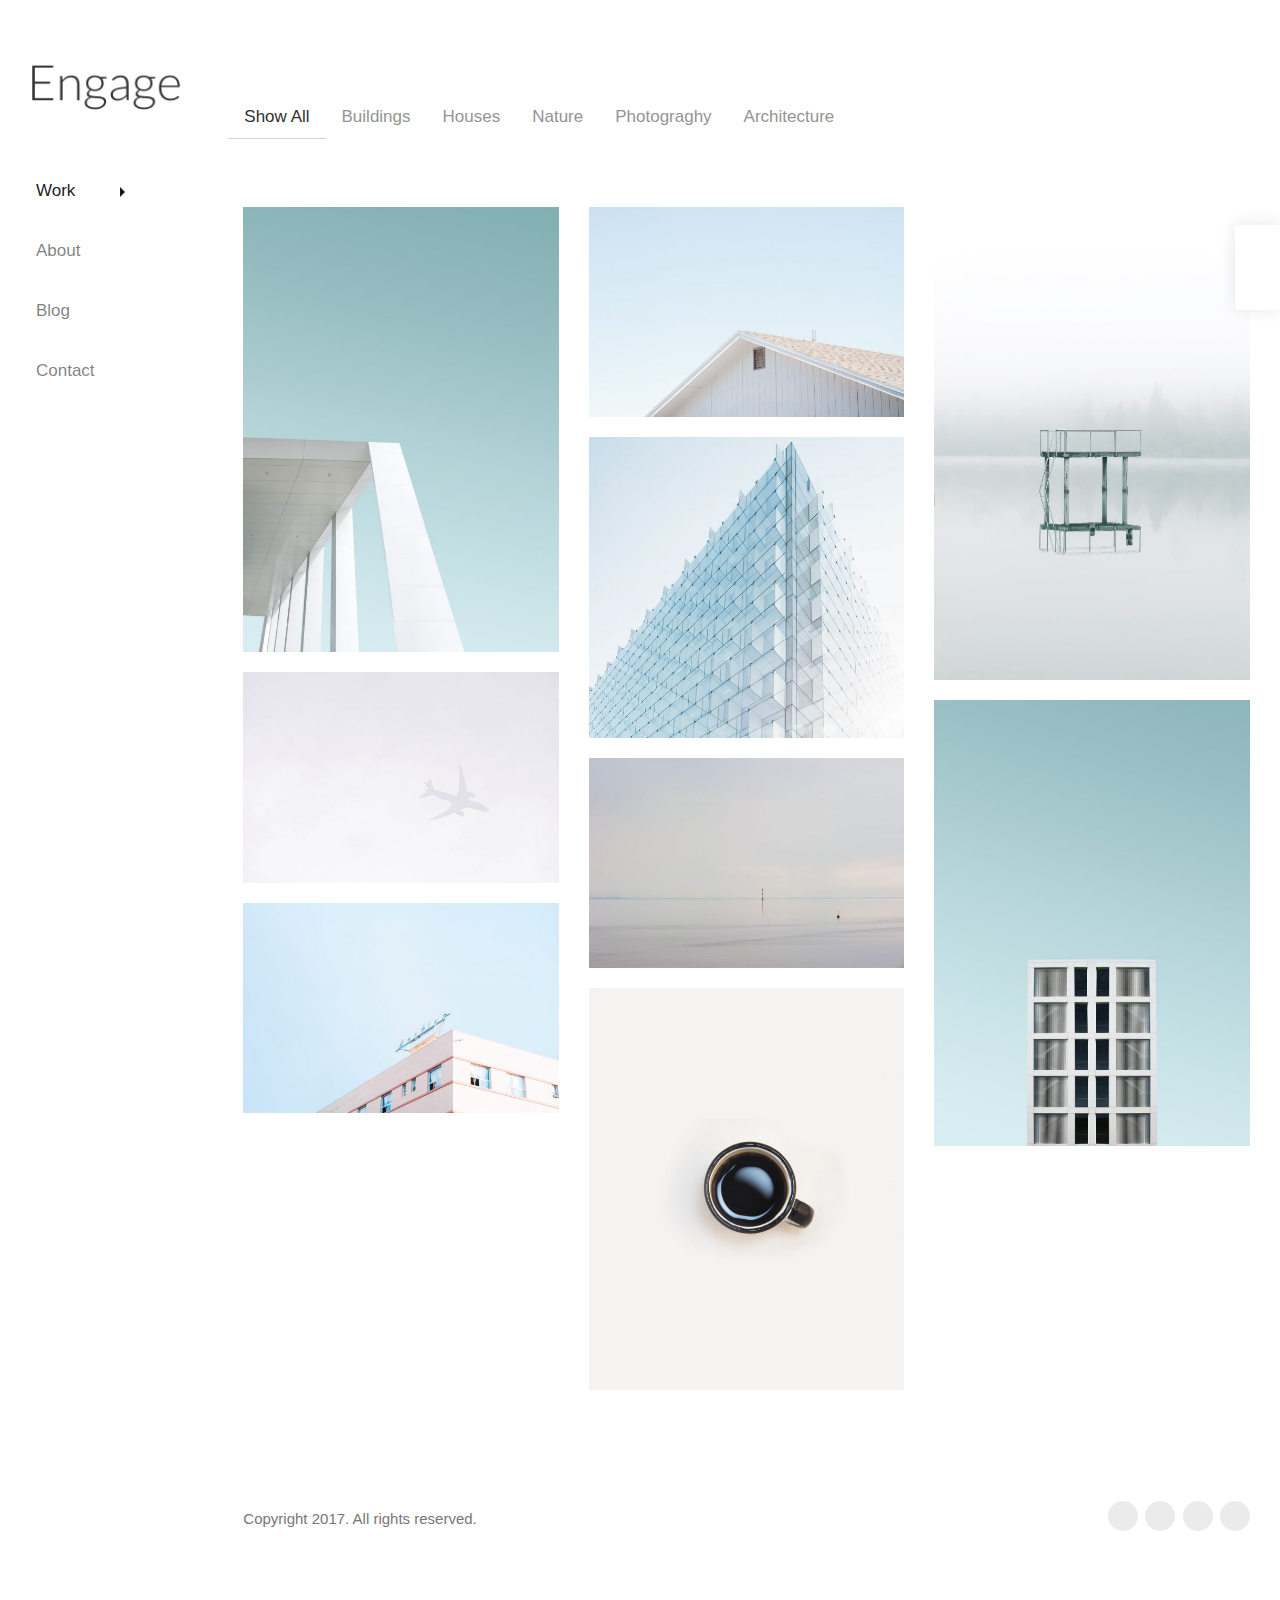
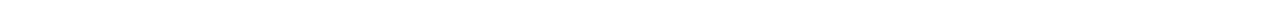
<file: index.html>
<!DOCTYPE html>
<html lang="en">

<head>
    <meta charset="UTF-8">
    <meta name="viewport" content="width=device-width, initial-scale=1.0">
    <title>Good life</title>
    <link rel="stylesheet" href="css/bootstrap.min.css">
    <link rel="stylesheet" href="https://pro.fontawesome.com/releases/v5.10.0/css/all.css"
        integrity="sha384-AYmEC3Yw5cVb3ZcuHtOA93w35dYTsvhLPVnYs9eStHfGJvOvKxVfELGroGkvsg+p" crossorigin="anonymous" />
    <link rel="icon" href="img/title-icon.png">
    <link rel="stylesheet" href="css/style.css">
</head>

<body>

    <!-- begin code for full index page -->
    <section class="about-main pt-5 pb-5">
        <div class="container-fluid">
            <div class="row">
                <div class="col-lg-2 col-md-12">
                    <header>
                        <nav class="navbar navbar-expand-lg navbar-light bg-light">
                            <a class="navbar-brand" href="index.html">
                                <img src="img/logo.png" alt="logo" loading="lazy">
                            </a>
                            <button class="navbar-toggler" type="button" data-toggle="collapse" data-target="#navbarNav"
                                aria-controls="navbarNav" aria-expanded="false" aria-label="Toggle navigation">
                                <span class="navbar-toggler-icon"></span>
                            </button>
                            <div class="collapse navbar-collapse" id="navbarNav">
                                <ul class="navbar-nav nav mt-5">
                                    <li class="nav-item active dropdown">
                                        <a class="nav-link dropdown-toggle" href="#" id="navbarDropdownMenuLink" data-toggle="dropdown"
                                            aria-haspopup="true" aria-expanded="false">
                                            Work
                                        </a>
                                        <ul class="dropdown-menu" aria-labelledby="navbarDropdownMenuLink">
                                            <li><a class="item dropdown-item" href="index.html">work1</a></li>
                                            <li><a class="item" href="work2.html">work2</a></li>
                                            <li><a class="item" href="work3.html">work3</a></li>
                                            <li><a class="item" href="work4.html">work4</a></li>
                                            <li><a class="item" href="work5.html">work5</a></li>
                                        </ul>
                                    </li>
                                    <li class="nav-item ">
                                        <a class="nav-link" href="about.html">About</a>
                                    </li>
                                    <li class="nav-item ">
                                        <a class="nav-link" href="blog.html">Blog</a>
                                    </li>
                                    <li class="nav-item">
                                        <a class="nav-link" href="contact.html">Contact</a>
                                    </li>
                                </ul>
                            </div>
                        </nav>
                    </header>
                </div>
                <!-- start code for the left side of index page -->
                <div class="col-lg-10 col-md-12">
                    <!-- begin code for left side of index page -->
                    <div class="container">
                        <div class="row">
                            <ul class="nav nav-pills  pb-5 pt-5" id="pills-tab" role="tablist">
                                <li class="nav-item" role="presentation">
                                    <a class="nav-link active" id="pills-home-tab" data-toggle="pill" href="#pills-home"
                                        role="tab" aria-controls="pills-home" aria-selected="true">Show All</a>
                                </li>
                                <li class="nav-item" role="presentation">
                                    <a class="nav-link" id="pills-building-tab" data-toggle="pill"
                                        href="#pills-building" role="tab" aria-controls="pills-building"
                                        aria-selected="false">Buildings</a>
                                </li>
                                <li class="nav-item" role="presentation">
                                    <a class="nav-link" id="pills-house-tab" data-toggle="pill" href="#pills-house"
                                        role="tab" aria-controls="pills-house" aria-selected="false">Houses</a>
                                </li>
                                <li class="nav-item" role="presentation">
                                    <a class="nav-link" id="pills-nature-tab" data-toggle="pill" href="#pills-nature"
                                        role="tab" aria-controls="pills-nature" aria-selected="false">Nature</a>
                                </li>
                                <li class="nav-item" role="presentation">
                                    <a class="nav-link" id="pills-photo-tab" data-toggle="pill" href="#pills-photo"
                                        role="tab" aria-controls="pills-photo" aria-selected="false">Photograghy</a>
                                </li>
                                <li class="nav-item" role="presentation">
                                    <a class="nav-link" id="pills-arch-tab" data-toggle="pill" href="#pills-arch"
                                        role="tab" aria-controls="pills-arch" aria-selected="false">Architecture</a>
                                </li>
                            </ul>
                        </div>
                    </div>
                    <div class="container">
                        <div class="tab-content pb-5" id="pills-tabContent">
                            <div class="tab-pane fade show active" id="pills-home" role="tabpanel"
                                aria-labelledby="pills-home-tab">
                                <div class="row">
                                    <div class="col-lg-4 col-md-12">
                                        <div class="row">
                                            <div class="col-xl-12 col-lg-12 col-md-12">
                                                <div class="pic-scalling">
                                                    <a href="#">
                                                        <img src="img/the-building.jpg">
                                                        <div class="overlay-ground"></div>
                                                        <div class="overlay-icons">
                                                            <h4>
                                                                The Building 
                                                            </h4>
                                                        </div>
                                                    </a>
                                                </div>
                                            </div>
                                            <div class="col-xl-12 col-lg-12 col-md-12">
                                                <div class="pic-scalling">
                                                    <a href="#">
                                                        <img src="img/plane.jpg">
                                                        <div class="overlay-ground"></div>
                                                        <div class="overlay-icons">
                                                            <h4>
                                                                Fullwidth Sample
                                                            </h4>
                                                        </div>
                                                    </a>
                                                </div>
                                            </div>
                                            <div class="col-xl-12 col-lg-12 col-md-12">
                                                <div class="pic-scalling">
                                                    <a href="#">
                                                        <img src="img/building-for-persons.jpg">
                                                        <div class="overlay-ground"></div>
                                                        <div class="overlay-icons">
                                                            <h4>
                                                                Beautiful House
                                                            </h4>
                                                        </div>
                                                    </a>
                                                </div>
                                            </div>
                                        </div>
                                    </div>
                                    <div class="col-lg-4 col-md-12">
                                        <div class="row">
                                            <div class="col-lg-12 col-md-12">
                                                <div class="pic-scalling">
                                                    <a href="#">
                                                        <img src="img/roaf.jpg">
                                                        <div class="overlay-ground"></div>
                                                        <div class="overlay-icons">
                                                            <h4>
                                                                The Roaf
                                                            </h4>
                                                        </div>
                                                    </a>
                                                </div>
                                            </div>
                                            <div class="col-lg-12 col-md-12">
                                                <div class="pic-scalling">
                                                    <a href="#">
                                                        <img src="img/glasses-building.jpg">
                                                        <div class="overlay-ground"></div>
                                                        <div class="overlay-icons">
                                                            <h4>
                                                                Glass Building
                                                            </h4>
                                                        </div>
                                                    </a>
                                                </div>
                                            </div>
                                            <div class="col-lg-12 col-md-12">
                                                <div class="pic-scalling">
                                                    <a href="#">
                                                        <img src="img/sea.jpg">
                                                        <div class="overlay-ground"></div>
                                                        <div class="overlay-icons">
                                                            <h4>
                                                                The Sea
                                                            </h4>
                                                        </div>
                                                    </a>
                                                </div>
                                            </div>
                                            <div class="col-lg-12 col-md-12">
                                                <div class="pic-scalling">
                                                    <a href="#">
                                                        <img src="img/cup-of-coffee.jpg">
                                                        <div class="overlay-ground"></div>
                                                        <div class="overlay-icons">
                                                            <h4>
                                                                Slider Example
                                                            </h4>
                                                        </div>
                                                    </a>
                                                </div>
                                            </div>
                                        </div>
                                    </div>
                                    <div class="col-lg-4 col-md-12">
                                        <div class="row">
                                            <div class="col-lg-12 col-md-12">
                                                <div class="pic-scalling">
                                                    <a href="#">
                                                        <img src="img/bridge.jpg">
                                                        <div class="overlay-ground"></div>
                                                        <div class="overlay-icons">
                                                            <h4>
                                                                Extended Post
                                                            </h4>
                                                        </div>
                                                    </a>
                                                </div>
                                            </div>
                                            <div class="col-lg-12 col-md-12">
                                                <div class="pic-scalling">
                                                    <a href="#">
                                                        <img src="img/building-with-building.jpg">
                                                        <div class="overlay-ground"></div>
                                                        <div class="overlay-icons">
                                                            <h4>
                                                                Minimalism
                                                            </h4>
                                                        </div>
                                                    </a>
                                                </div>
                                            </div>
                                        </div>
                                    </div>
                                </div>
                            </div>

                            <div class="tab-pane fade" id="pills-building" role="tabpanel"
                                aria-labelledby="pills-building-tab">
                                <div class="row">
                                    <div class="col-xl-4 col-lg-4 col-md-12">
                                        <div class="pic-scalling">
                                            <a href="#">
                                                <img src="img/the-building.jpg">
                                                <div class="overlay-ground"></div>
                                                <div class="overlay-icons">
                                                    <h4>
                                                        The Building
                                                    </h4>
                                                </div>
                                            </a>
                                        </div>
                                    </div>
                                    <div class="col-xl-4 col-lg-4 col-md-12">
                                        <div class="row">
                                            <div class="col-xl-12 col-lg-12 col-md-12">
                                                <div class="pic-scalling">
                                                    <a href="#">
                                                        <img src="img/roaf.jpg">
                                                        <div class="overlay-ground"></div>
                                                        <div class="overlay-icons">
                                                            <h4>
                                                                The Roaf
                                                            </h4>
                                                        </div>
                                                    </a>
                                                </div>
                                            </div>
                                            <div class="col-xl-12 col-lg-12 col-md-12">
                                                <div class="pic-scalling">
                                                    <a href="#">
                                                        <img src="img/building-with-building.jpg">
                                                        <div class="overlay-ground"></div>
                                                        <div class="overlay-icons">
                                                            <h4>
                                                                Minimalism
                                                            </h4>
                                                        </div>
                                                    </a>
                                                </div>
                                            </div>
                                        </div>
                                    </div>
                                    <div class="col-xl-4 col-lg-4 col-md-12">
                                        <div class="pic-scalling">
                                            <a href="#">
                                                <img src="img/glasses-building.jpg">
                                                <div class="overlay-ground"></div>
                                                <div class="overlay-icons">
                                                    <h4>
                                                        Glass Building
                                                    </h4>
                                                </div>
                                            </a>
                                        </div>
                                    </div>
                                </div>
                            </div>

                            <div class="tab-pane fade" id="pills-house" role="tabpanel"
                                aria-labelledby="pills-house-tab">
                                <div class="row">
                                    <div class="col-lg-4 col-md-12">
                                        <div class="pic-scalling">
                                            <a href="#">
                                                <img src="img/cup-of-coffee.jpg">
                                                <div class="overlay-ground"></div>
                                                <div class="overlay-icons">
                                                    <h4>
                                                        Slider Example
                                                    </h4>
                                                </div>
                                            </a>
                                        </div>
                                    </div>
                                </div>
                            </div>

                            <div class="tab-pane fade" id="pills-nature" role="tabpanel"
                                aria-labelledby="pills-nature-tab">
                                <div class="row">
                                    <div class="col-xl-4 col-lg-4 col-md-12">
                                        <div class="pic-scalling">
                                            <a href="#">
                                                <img src="img/roaf.jpg">
                                                <div class="overlay-ground"></div>
                                                <div class="overlay-icons">
                                                    <h4>
                                                        The Roaf
                                                    </h4>
                                                </div>
                                            </a>
                                        </div>
                                    </div>
                                    <div class="col-xl-4 col-lg-4 col-md-12">
                                        <div class="pic-scalling">
                                            <a href="#">
                                                <img src="img/bridge.jpg">
                                                <div class="overlay-ground"></div>
                                                <div class="overlay-icons">
                                                    <h4>
                                                        Extended Post
                                                    </h4>
                                                </div>
                                            </a>
                                        </div>
                                    </div>
                                    <div class="col-xl-4 col-lg-4 col-md-12">
                                        <div class="pic-scalling">
                                            <a href="#">
                                                <img src="img/sea.jpg">
                                                <div class="overlay-ground"></div>
                                                <div class="overlay-icons">
                                                    <h4>
                                                        The Sea
                                                    </h4>
                                                </div>
                                            </a>
                                        </div>
                                    </div>
                                </div>
                            </div>

                            <div class="tab-pane fade" id="pills-photo" role="tabpanel"
                                aria-labelledby="pills-photo-tab">
                                <div class="row">
                                    <div class="col-xl-4 col-lg-4 col-md-12">
                                        <div class="pic-scalling">
                                            <a href="#">
                                                <img src="img/bridge.jpg">
                                                <div class="overlay-ground"></div>
                                                <div class="overlay-icons">
                                                    <h4>
                                                        Extended Post
                                                    </h4>
                                                </div>
                                            </a>
                                        </div>
                                    </div>
                                    <div class="col-xl-4 col-lg-4 col-md-12">
                                        <div class="col-xl-12 col-lg-12 col-md-12">
                                            <div class="pic-scalling">
                                                <a href="#">
                                                    <img src="img/glasses-building.jpg">
                                                    <div class="overlay-ground"></div>
                                                    <div class="overlay-icons">
                                                        <h4>
                                                            Glass Buolding
                                                        </h4>
                                                    </div>
                                                </a>
                                            </div>
                                        </div>
                                        <div class="col-xl-12 col-lg-12 col-md-12">
                                            <div class="pic-scalling">
                                                <a href="#">
                                                    <img src="img/building-for-persons.jpg">
                                                    <div class="overlay-ground"></div>
                                                    <div class="overlay-icons">
                                                        <h4>
                                                            Beautiful House
                                                        </h4>
                                                    </div>
                                                </a>
                                            </div>
                                        </div>
                                    </div>
                                    <div class="col-xl-4 col-lg-4 col-md-12">
                                        <div class="pic-scalling">
                                            <a href="#">
                                                <img src="img/building-with-building.jpg">
                                                <div class="overlay-ground"></div>
                                                <div class="overlay-icons">
                                                    <h4>
                                                        Minimalism
                                                    </h4>
                                                </div>
                                            </a>
                                        </div>
                                    </div>
                                </div>
                            </div>

                            <div class="tab-pane fade" id="pills-arch" role="tabpanel" aria-labelledby="pills-arch-tab">
                                <div class="row">
                                    <div class="col-xl-4 col-lg-4 col-md-12">
                                        <div class="pic-scalling">
                                            <a href="#">
                                                <img src="img/the-building.jpg">
                                                <div class="overlay-ground"></div>
                                                <div class="overlay-icons">
                                                    <h4>
                                                        The Building
                                                    </h4>
                                                </div>
                                            </a>
                                        </div>
                                    </div>
                                    <div class="col-xl-4 col-lg-4 col-md-12">
                                        <div class="pic-scalling">
                                            <a href="#">
                                                <img src="img/plane.jpg">
                                                <div class="overlay-ground"></div>
                                                <div class="overlay-icons">
                                                    <h4>
                                                        Fullwidth Sample
                                                    </h4>
                                                </div>
                                            </a>
                                        </div>
                                    </div>
                                </div>
                            </div>
                            
                        </div>

                    </div>

                    <!-- end code for left side of index page -->

                    <!-- begin code for footer text and icons -->
                    <footer>
                        <div class="footer2 pt-5 pb-3">
                            <div class="container">
                                <div class="row ">
                                    <div class="col-xl-6 col-lg-6 col-md-6">
                                        <div class="data">
                                            <p>Copyright 2017. All rights reserved.</p>
                                        </div>
                                    </div>
                                    <div class="col-xl-6 col-lg-6 col-md-6">
                                        <div class="links">
                                            <a class="face" href="#" target="_blank">
                                                <i class="fab fa-facebook-f"></i>
                                            </a>
                                            <a class="google" href="#" target="_blank">
                                                <i class="fab fa-google"></i>
                                            </a>
                                            <a class="in" href="#" target="_blank">
                                                <i class="fab fa-linkedin-in"></i>
                                            </a>
                                            <a class="twit" href="#" target="_blank">
                                                <i class="fab fa-twitter"></i>
                                            </a>
                                        </div>
                                    </div>
                                </div>
                            </div>
                        </div>
                   
                    
                    </footer>

                    <!-- end code for footer text and icons -->

                </div>

                <!-- end code for the left side of index page -->

            </div>

        </div>

    </section>
    <!-- end code for full index page -->

    <!-- start code for floater div in the right with two icons -->
    <div class="floater-icon">
        <ul>
            <li>
                <a href="#">
                    <i class="fas fa-cogs"></i>
                </a>
            </li>
            <li>
                <a href="#">
                    <i class="fas fa-shopping-cart"></i>
                </a>
            </li>
        </ul>
    </div>
    <!-- end code for floater div in the right with two icons -->









    <script src="js/jquery-3.5.1.slim.min.js"></script>
    <script src="js/popper.min.js"></script>
    <script src="js/bootstrap.min.js"></script>
</body>

</html>
</file>
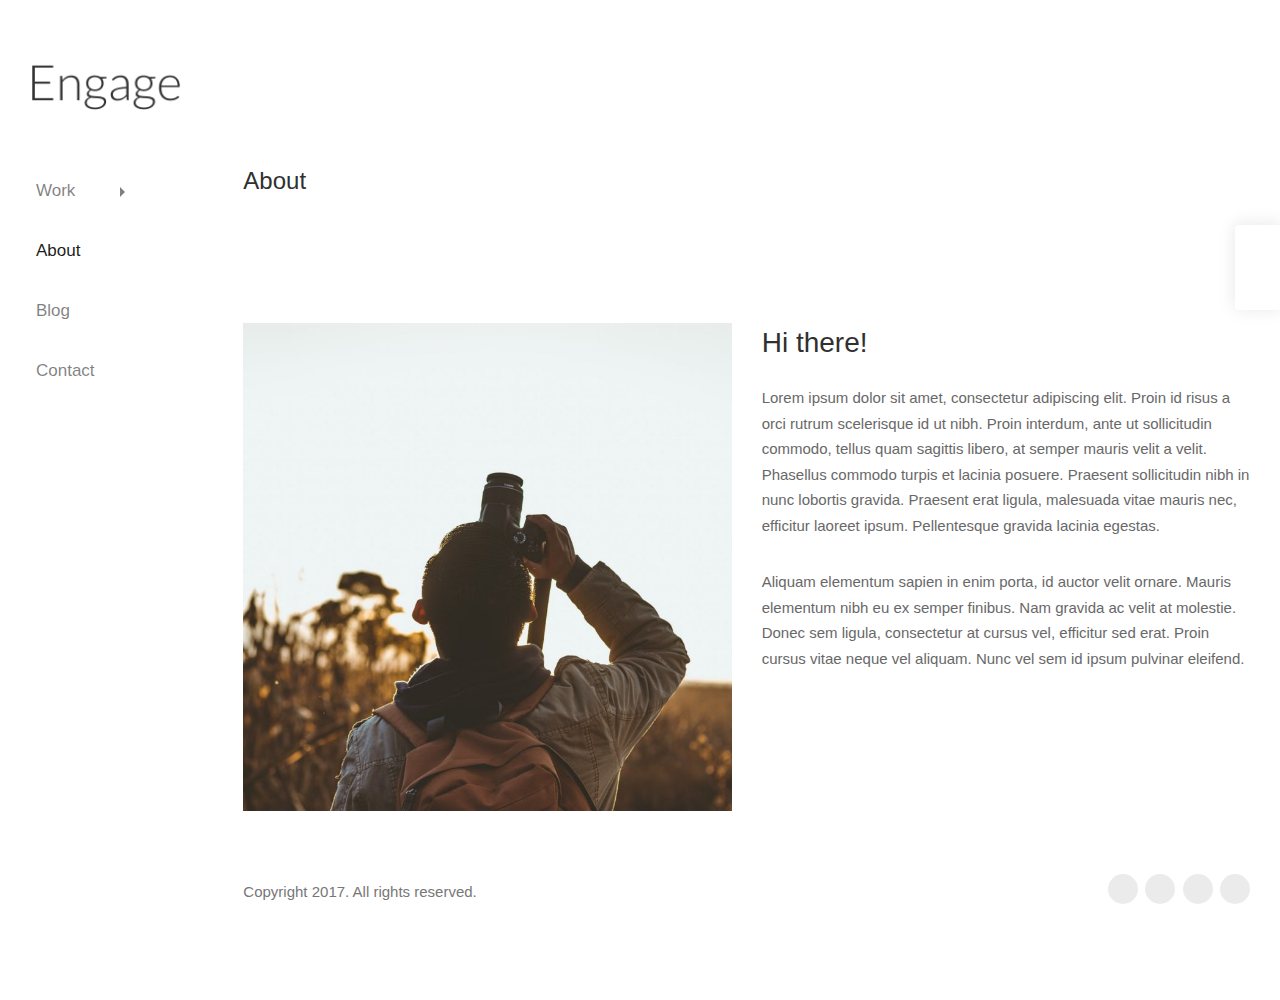
<file: about.html>
<!DOCTYPE html>
<html lang="en">

<head>
    <meta charset="UTF-8">
    <meta name="viewport" content="width=device-width, initial-scale=1.0">
    <title>about-Good Life</title>
    <link rel="stylesheet" href="css/bootstrap.min.css">
    <link rel="stylesheet" href="https://pro.fontawesome.com/releases/v5.10.0/css/all.css"
        integrity="sha384-AYmEC3Yw5cVb3ZcuHtOA93w35dYTsvhLPVnYs9eStHfGJvOvKxVfELGroGkvsg+p" crossorigin="anonymous" />
    <link rel="icon" href="img/title-icon.png">
    <link rel="stylesheet" href="css/style.css">
</head>

<body>

<!-- begin code for full about page -->
    <section class="about-main pt-5 pb-5">
        <div class="container-fluid">
            <div class="row">
                <div class="col-lg-2 col-md-12">
                    <header>
                        <nav class="navbar navbar-expand-lg navbar-light bg-light">
                            <a class="navbar-brand" href="index.html">
                                <img src="img/logo.png" alt="logo" loading="lazy">
                            </a>
                            <button class="navbar-toggler" type="button" data-toggle="collapse" data-target="#navbarNav"
                                aria-controls="navbarNav" aria-expanded="false" aria-label="Toggle navigation">
                                <span class="navbar-toggler-icon"></span>
                            </button>
                            <div class="collapse navbar-collapse" id="navbarNav">
                                <ul class="navbar-nav nav mt-5">
                                    <li class="nav-item dropdown">
                                        <a class="nav-link dropdown-toggle" href="index.html" id="navbarDropdownMenuLink" data-toggle="dropdown"
                                            aria-haspopup="true" aria-expanded="false">
                                            Work
                                        </a>
                                        <ul class="dropdown-menu" aria-labelledby="navbarDropdownMenuLink">
                                            <li><a class="item " href="index.html">work1</a></li>
                                            <li><a class="item" href="work2.html">work2</a></li>
                                            <li><a class="item" href="work3.html">work3</a></li>
                                            <li><a class="item" href="work4.html">work4</a></li>
                                            <li><a class="item" href="work5.html">work5</a></li>
                                        </ul>
                                    </li>
                                    <li class="nav-item active">
                                        <a class="nav-link" href="#">About</a>
                                    </li>
                                    <li class="nav-item">
                                        <a class="nav-link" href="blog.html">Blog</a>
                                    </li>
                                    <li class="nav-item">
                                        <a class="nav-link" href="contact.html">Contact</a>
                                    </li>
                                </ul>
                            </div>
                        </nav>
                    </header>
                </div>
                <!-- start code for the left side of about page -->
                <div class="col-lg-10 col-md-12">
                    <!-- begin code for left side(txt,img and txt) of about page -->
                    <div class="container">
                        <div class="content-word">
                            <h4>
                                About
                            </h4>
                        </div>
                        <div class="row">
                            <div class="col-lg-6 col-md-6 col-sm-12 col-12">
                                <div class="content-box-pic">
                                    <img src="img/man-with-camera.jpg" alt="">
                                </div>
                            </div>
                            <div class="col-lg-6 col-md-6 col-sm-12 col-12">
                                <div class="content-box-txt">
                                    <div class="txt">
                                        <h3>
                                            Hi there!
                                        </h3>
                                        <p>
                                            Lorem ipsum dolor sit amet, consectetur adipiscing elit. Proin id risus a
                                            orci
                                            rutrum
                                            scelerisque id ut nibh. Proin
                                            interdum, ante ut sollicitudin commodo, tellus quam sagittis libero, at
                                            semper
                                            mauris
                                            velit
                                            a velit. Phasellus commodo
                                            turpis et lacinia posuere. Praesent sollicitudin nibh in nunc lobortis
                                            gravida.
                                            Praesent
                                            erat ligula, malesuada vitae
                                            mauris nec, efficitur laoreet ipsum. Pellentesque gravida lacinia egestas.
                                        </p>
                                        <p>
                                            Aliquam elementum sapien in enim porta, id auctor velit ornare. Mauris
                                            elementum
                                            nibh eu
                                            ex
                                            semper finibus. Nam gravida
                                            ac velit at molestie. Donec sem ligula, consectetur at cursus vel, efficitur
                                            sed
                                            erat.
                                            Proin
                                            cursus vitae neque vel
                                            aliquam. Nunc vel sem id ipsum pulvinar eleifend.
                                        </p>
                                    </div>
                                </div>
                            </div>
                        </div>
                    </div>
                    <!-- end code for left side(txt,img and txt) of about page -->

                    <!-- begin code for footer text and icons -->
                    <footer>
                        <div class="footer2 pt-5 pb-3">
                            <div class="container">
                                <div class="row ">
                                    <div class="col-xl-6 col-lg-6 col-md-6">
                                        <div class="data">
                                            <p>Copyright 2017. All rights reserved.</p>
                                        </div>
                                    </div>
                                    <div class="col-xl-6 col-lg-6 col-md-6">
                                        <div class="links">
                                            <a class="face" href="#" target="_blank">
                                                <i class="fab fa-facebook-f"></i>
                                            </a>
                                            <a class="google" href="#" target="_blank">
                                                <i class="fab fa-google"></i>
                                            </a>
                                            <a class="in" href="#" target="_blank">
                                                <i class="fab fa-linkedin-in"></i>
                                            </a>
                                            <a class="twit" href="#" target="_blank">
                                                <i class="fab fa-twitter"></i>
                                            </a>
                                        </div>
                                    </div>
                                </div>
                            </div>
                        </div>
                    </footer>
                    <!-- end code for footer text and icons -->
                </div>
                <!-- end code for the left side of about page -->
            </div>
        </div>
    </section>
<!-- end code for full about page -->

<!-- start code for floater div in the right with two icons -->
    <div class="floater-icon">
        <ul>
            <li>
                <a href="#">
                    <i class="fas fa-cogs"></i>
                </a>
            </li>
            <li>
                <a href="#">
                    <i class="fas fa-shopping-cart"></i>
                </a>
            </li>
        </ul>
    </div>
<!-- end code for floater div in the right with two icons -->









    <script src="js/jquery-3.5.1.slim.min.js"></script>
    <script src="js/popper.min.js"></script>
    <script src="js/bootstrap.min.js"></script>
</body>

</html>
</file>
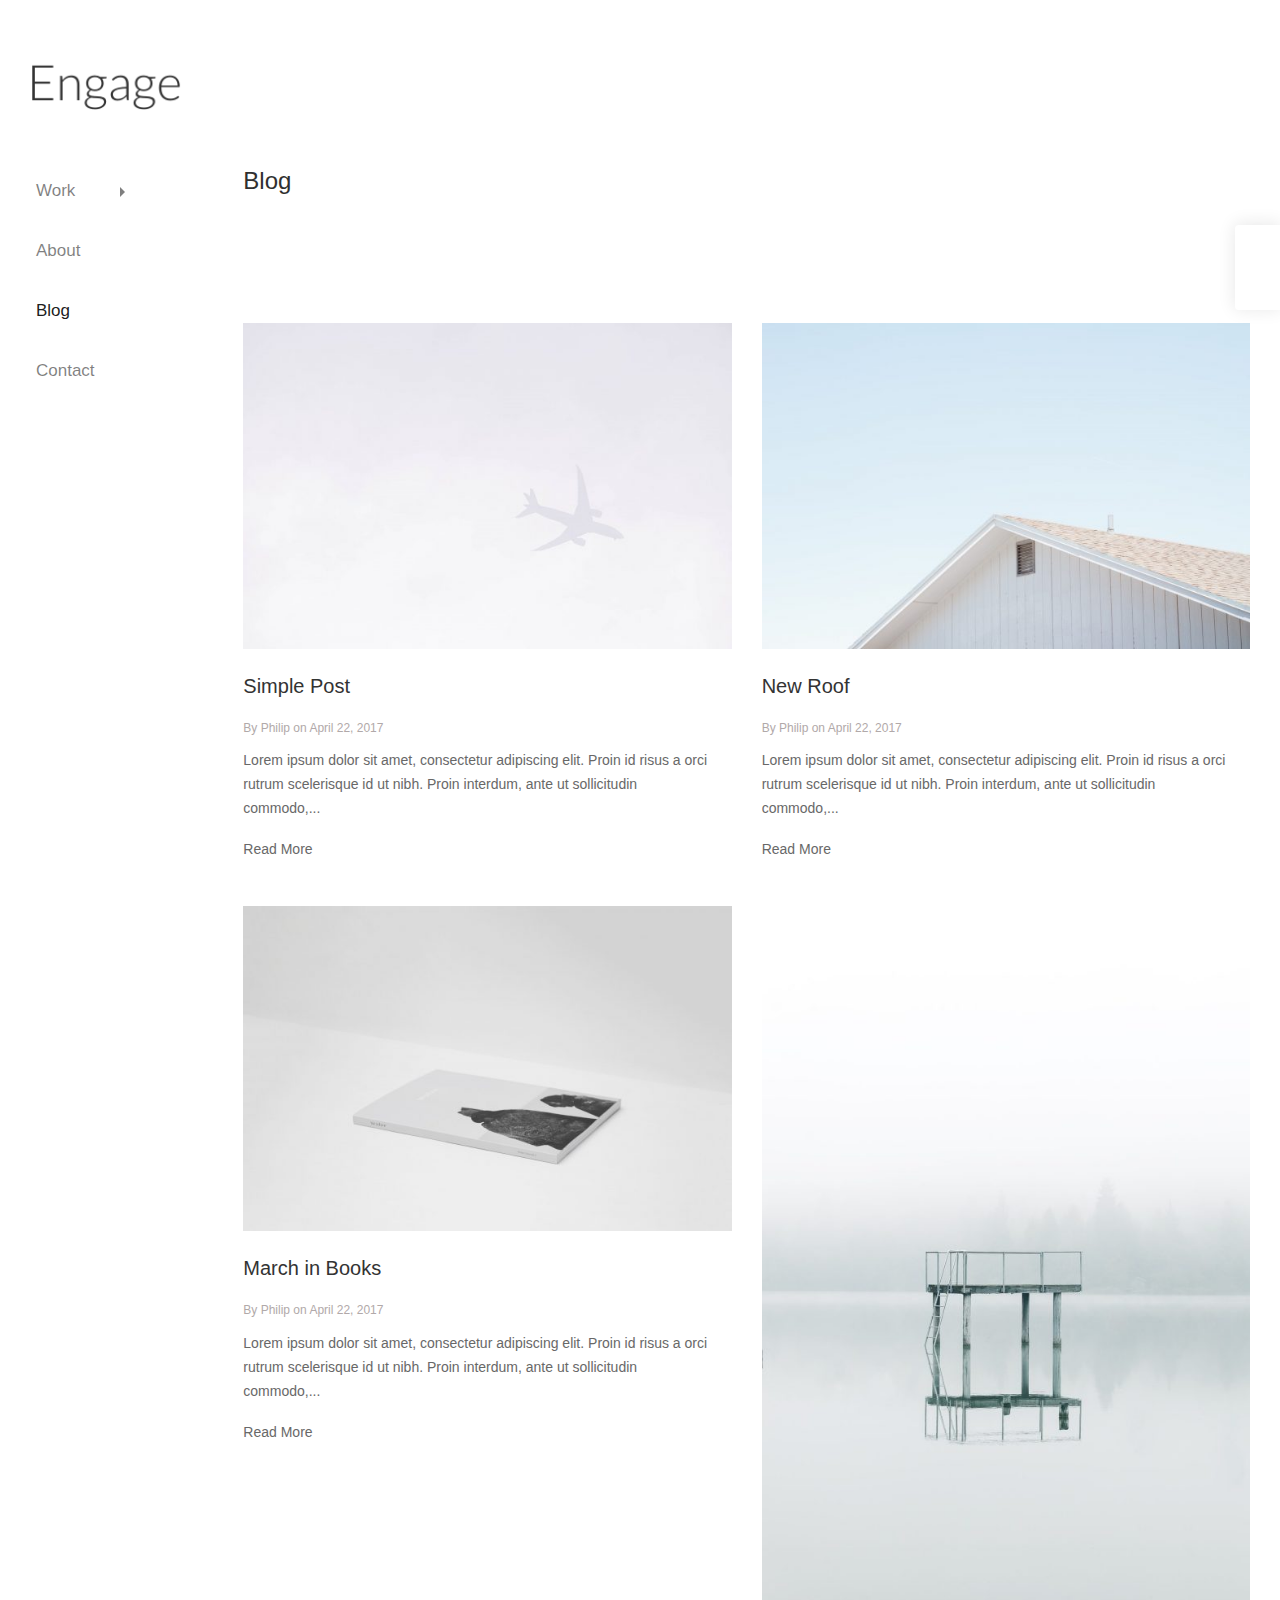
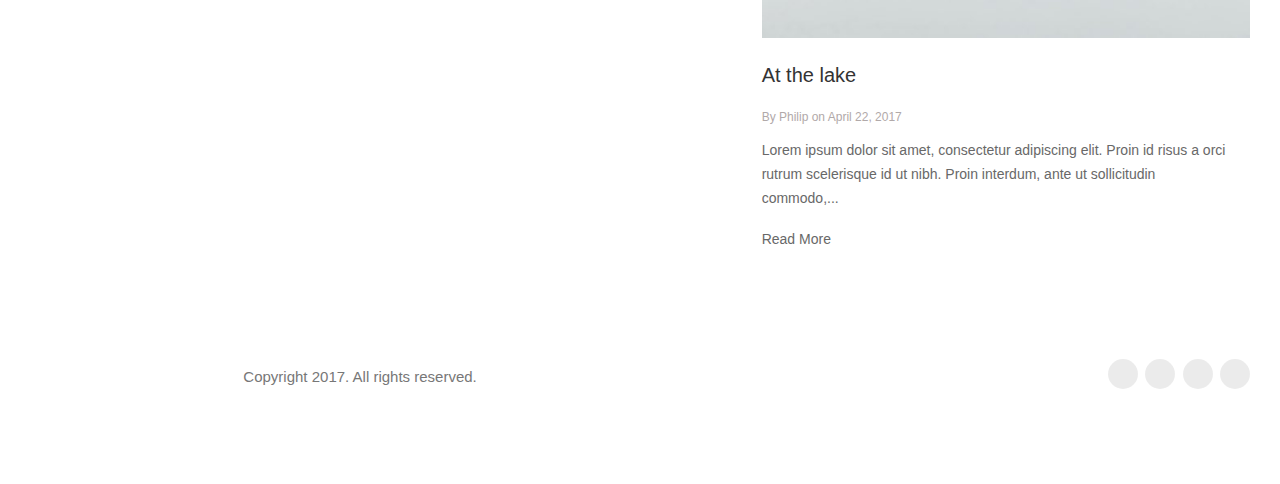
<file: blog.html>
<!DOCTYPE html>
<html lang="en">

<head>
    <meta charset="UTF-8">
    <meta name="viewport" content="width=device-width, initial-scale=1.0">
    <title>blog-Good Life</title>
    <link rel="stylesheet" href="css/bootstrap.min.css">
    <link rel="stylesheet" href="https://pro.fontawesome.com/releases/v5.10.0/css/all.css"
        integrity="sha384-AYmEC3Yw5cVb3ZcuHtOA93w35dYTsvhLPVnYs9eStHfGJvOvKxVfELGroGkvsg+p" crossorigin="anonymous" />
    <link rel="icon" href="img/title-icon.png">
    <link rel="stylesheet" href="css/style.css">
</head>

<body>

    <!-- begin code for full blog page -->
    <section class="about-main pt-5 pb-5">
        <div class="container-fluid">
            <div class="row">
                <div class="col-lg-2 col-md-12">
                    <header>
                        <nav class="navbar navbar-expand-lg navbar-light bg-light">
                            <a class="navbar-brand" href="index.html">
                                <img src="img/logo.png" alt="logo" loading="lazy">
                            </a>
                            <button class="navbar-toggler" type="button" data-toggle="collapse" data-target="#navbarNav"
                                aria-controls="navbarNav" aria-expanded="false" aria-label="Toggle navigation">
                                <span class="navbar-toggler-icon"></span>
                            </button>
                            <div class="collapse navbar-collapse" id="navbarNav">
                                <ul class="navbar-nav nav mt-5">
                                    <li class="nav-item dropdown">
                                        <a class="nav-link dropdown-toggle" href="index.html" id="navbarDropdownMenuLink" data-toggle="dropdown"
                                            aria-haspopup="true" aria-expanded="false">
                                            Work
                                        </a>
                                        <ul class="dropdown-menu" aria-labelledby="navbarDropdownMenuLink">
                                            <li><a class="item" href="index.html">work1</a></li>
                                            <li><a class="item" href="work2.html">work2</a></li>
                                            <li><a class="item" href="work3.html">work3</a></li>
                                            <li><a class="item" href="work4.html">work4</a></li>
                                            <li><a class="item" href="work5.html">work5</a></li>
                                        </ul>
                                    </li>
                                    <li class="nav-item ">
                                        <a class="nav-link" href="about.html">About</a>
                                    </li>
                                    <li class="nav-item active">
                                        <a class="nav-link" href="#">Blog</a>
                                    </li>
                                    <li class="nav-item">
                                        <a class="nav-link" href="contact.html">Contact</a>
                                    </li>
                                </ul>
                            </div>
                        </nav>
                    </header>
                </div>
                <!-- start code for the left side of blog page -->
                <div class="col-lg-10 col-md-12">
                    <!-- begin code for left side of blog page -->
                    <div class="container">
                        <div class="content-word">
                            <h4>
                                Blog
                            </h4>
                        </div>
                        <div class="row row-cols-1 row-cols-md-2">
                            <div class="col-lg-6 col-md-12 mb-4">
                                <div class="card">
                                    <img src="img/plane.jpg" class="card-img-top" alt="...">
                                    <div class="card-body">
                                        <h5 class="card-title"><a href="#">Simple Post
                                            </a></h5>
                                        <span>By <a href="#"><span>Philip</span></a> on April 22, 2017</span>
                                        <p class="card-text">
                                            Lorem ipsum dolor sit amet, consectetur adipiscing elit. Proin id risus a
                                            orci rutrum scelerisque id ut nibh. Proin
                                            interdum, ante ut sollicitudin commodo,...
                                        </p>
                                        <a href="#" class="read">Read More <i class="fas fa-long-arrow-alt-right"></i></a>
                                    </div>
                                </div>
                            </div>
                            <div class="col-lg-6 col-md-12 mb-4">
                                <div class="card">
                                    <img src="img/roaf.jpg" class="card-img-top" alt="...">
                                    <div class="card-body">
                                        <h5 class="card-title"><a href="#">New Roof
                                            </a></h5>
                                        <span>By <a href="#"><span>Philip</span></a> on April 22, 2017</span>
                                        <p class="card-text">
                                            Lorem ipsum dolor sit amet, consectetur adipiscing elit. Proin id risus a
                                            orci rutrum scelerisque id ut nibh. Proin
                                            interdum, ante ut sollicitudin commodo,...
                                        </p>
                                        <a href="#" class="read">Read More <i class="fas fa-long-arrow-alt-right"></i></a>
                                    </div>
                                </div>
                            </div>
                            <div class="col-lg-6 col-md-12 mb-4">
                                <div class="card">
                                    <img src="img/book.jpg" class="card-img-top" alt="...">
                                    <div class="card-body">
                                        <h5 class="card-title"><a href="#">March in Books
                                            </a></h5>
                                        <span>By <a href="#"><span>Philip</span></a> on April 22, 2017</span>
                                        <p class="card-text">
                                            Lorem ipsum dolor sit amet, consectetur adipiscing elit. Proin id risus a
                                            orci rutrum scelerisque id ut nibh. Proin
                                            interdum, ante ut sollicitudin commodo,...
                                        </p>
                                        <a href="#" class="read">Read More <i class="fas fa-long-arrow-alt-right"></i></a>
                                    </div>
                                </div>
                            </div>
                            <div class="col-lg-6 col-md-12 mb-4">
                                <div class="card">
                                    <img src="img/bridge.jpg" class="card-img-top" alt="...">
                                    <div class="card-body">
                                        <h5 class="card-title"><a href="#">At the lake
                                            </a></h5>
                                        <span>By <a href="#"><span>Philip</span></a> on April 22, 2017</span>
                                        <p class="card-text">
                                            Lorem ipsum dolor sit amet, consectetur adipiscing elit. Proin id risus a
                                            orci rutrum scelerisque id ut nibh. Proin
                                            interdum, ante ut sollicitudin commodo,...
                                        </p>
                                        <a href="#" class="read">Read More <i class="fas fa-long-arrow-alt-right"></i></a>
                                    </div>
                                </div>
                            </div>
                        </div>

                    </div>
                    <!-- end code for left side of blog page -->

                    <!-- begin code for footer text and icons -->
                    <footer>
                        <div class="footer2 pt-5 pb-3">
                            <div class="container">
                                <div class="row ">
                                    <div class="col-xl-6 col-lg-6 col-md-6">
                                        <div class="data">
                                            <p>Copyright 2017. All rights reserved.</p>
                                        </div>
                                    </div>
                                    <div class="col-xl-6 col-lg-6 col-md-6">
                                        <div class="links">
                                            <a class="face" href="#" target="_blank">
                                                <i class="fab fa-facebook-f"></i>
                                            </a>
                                            <a class="google" href="#" target="_blank">
                                                <i class="fab fa-google"></i>
                                            </a>
                                            <a class="in" href="#" target="_blank">
                                                <i class="fab fa-linkedin-in"></i>
                                            </a>
                                            <a class="twit" href="#" target="_blank">
                                                <i class="fab fa-twitter"></i>
                                            </a>
                                        </div>
                                    </div>
                                </div>
                            </div>
                        </div>
                    </footer>
                    <!-- end code for footer text and icons -->
                </div>
                <!-- end code for the left side of blog page -->
            </div>
        </div>
    </section>
    <!-- end code for full blog page -->

    <!-- start code for floater div in the right with two icons -->
    <div class="floater-icon">
        <ul>
            <li>
                <a href="#">
                    <i class="fas fa-cogs"></i>
                </a>
            </li>
            <li>
                <a href="#">
                    <i class="fas fa-shopping-cart"></i>
                </a>
            </li>
        </ul>
    </div>
    <!-- end code for floater div in the right with two icons -->









    <script src="js/jquery-3.5.1.slim.min.js"></script>
    <script src="js/popper.min.js"></script>
    <script src="js/bootstrap.min.js"></script>
</body>

</html>
</file>
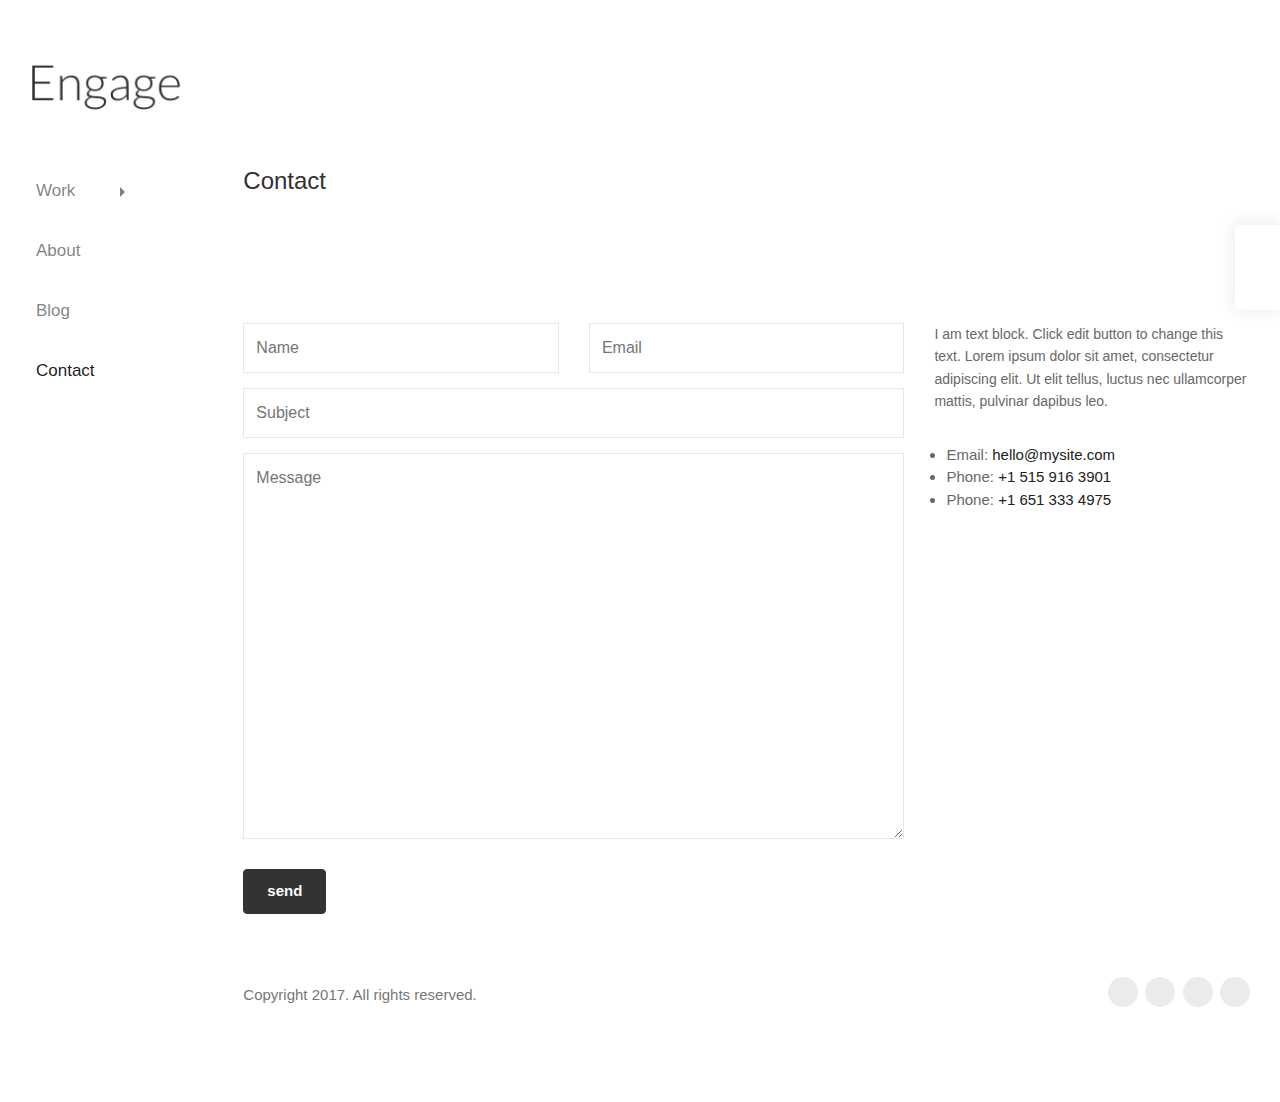
<file: contact.html>
<!DOCTYPE html>
<html lang="en">

<head>
    <meta charset="UTF-8">
    <meta name="viewport" content="width=device-width, initial-scale=1.0">
    <title>contact-Good life</title>
    <link rel="stylesheet" href="css/bootstrap.min.css">
    <link rel="stylesheet" href="https://pro.fontawesome.com/releases/v5.10.0/css/all.css"
        integrity="sha384-AYmEC3Yw5cVb3ZcuHtOA93w35dYTsvhLPVnYs9eStHfGJvOvKxVfELGroGkvsg+p" crossorigin="anonymous" />
    <link rel="icon" href="img/title-icon.png">
    <link rel="stylesheet" href="css/style.css">
</head>

<body>

    <!-- begin code for full contact page -->
    <section class="about-main pt-5 pb-5">
        <div class="container-fluid">
            <div class="row">
                <div class="col-lg-2 col-md-12">
                    <header>
                        <nav class="navbar navbar-expand-lg navbar-light bg-light">
                            <a class="navbar-brand" href="index.html">
                                <img src="img/logo.png" alt="logo" loading="lazy">
                            </a>
                            <button class="navbar-toggler" type="button" data-toggle="collapse" data-target="#navbarNav"
                                aria-controls="navbarNav" aria-expanded="false" aria-label="Toggle navigation">
                                <span class="navbar-toggler-icon"></span>
                            </button>
                            <div class="collapse navbar-collapse" id="navbarNav">
                                <ul class="navbar-nav nav mt-5">
                                    <li class="nav-item dropdown">
                                        <a class="nav-link dropdown-toggle" href="index.html" id="navbarDropdownMenuLink" data-toggle="dropdown"
                                            aria-haspopup="true" aria-expanded="false">
                                            Work
                                        </a>
                                        <ul class="dropdown-menu" aria-labelledby="navbarDropdownMenuLink">
                                            <li><a class="item" href="index.html">work1</a></li>
                                            <li><a class="item" href="work2.html">work2</a></li>
                                            <li><a class="item" href="work3.html">work3</a></li>
                                            <li><a class="item" href="work4.html">work4</a></li>
                                            <li><a class="item" href="work5.html">work5</a></li>
                                        </ul>
                                    </li>
                                    <li class="nav-item ">
                                        <a class="nav-link" href="about.html">About</a>
                                    </li>
                                    <li class="nav-item ">
                                        <a class="nav-link" href="blog.html">Blog</a>
                                    </li>
                                    <li class="nav-item active">
                                        <a class="nav-link" href="#">Contact</a>
                                    </li>
                                </ul>
                            </div>
                        </nav>
                    </header>
                </div>
                <!-- start code for the left side of contact page -->
                <div class="col-lg-10 col-md-12">
                    <!-- begin code for left side of contact page -->
                    <div class="container">
                        <div class="content-word">
                            <h4>
                                Contact
                            </h4>
                        </div>
                        <div class="row">
                            <div class="col-lg-8 col-md-8 col-sm-12 col-12">
                                <form>
                                    <div class="row">
                                        <div class="col-xl-6 col-lg-6 col-md-6">
                                            <input type="text" placeholder="Name" required>
                                        </div>
                                        <div class="col-xl-6 col-lg-6 col-md-6">
                                            <input type="email" placeholder="Email" required>
                                        </div>
                                    </div>
                                        <div class="row">
                                            <div class="col-xl-12 col-lg-12 col-md-12">
                                                <input type="text" placeholder="Subject" required>
                                            </div>
                                        </div>
                                        <div class="row">
                                            <div class="col-xl-12 col-lg-12 col-md-12">
                                                <textarea cols="40" rows="15" placeholder="Message" required></textarea>
                                            </div>
                                        </div>
                                    
                                    <div class="row">
                                        <div class="col-xl-12 col-lg-12 col-md-12">
                                            <input type="submit" value="send">
                                        </div>
                                    </div>
                                </form>
                            </div>
                            <div class="col-lg-4 col-md-4 col-sm-12 col-12">
                                <div class="contact-txt">
                                    <p>
                                        I am text block. Click edit button to change this text. Lorem ipsum dolor sit
                                        amet, consectetur adipiscing elit. Ut elit
                                        tellus, luctus nec ullamcorper mattis, pulvinar dapibus leo.
                                    </p>
                                    <ul class="contact-list">
                                        <li>Email: <span>hello@mysite.com</span></li>
                                        <li>Phone: <span>+1 515 916 3901</span></li>
                                        <li>Phone: <span>+1 651 333 4975</span></li>
                                    </ul>
                                </div>
                            </div>
                        </div>
                    </div>
                    <!-- end code for left side of contact page -->

                    <!-- begin code for footer text and icons -->
                    <footer>
                        <div class="footer2 pt-5 pb-3">
                            <div class="container">
                                <div class="row ">
                                    <div class="col-xl-6 col-lg-6 col-md-6">
                                        <div class="data">
                                            <p>Copyright 2017. All rights reserved.</p>
                                        </div>
                                    </div>
                                    <div class="col-xl-6 col-lg-6 col-md-6">
                                        <div class="links">
                                            <a class="face" href="#" target="_blank">
                                                <i class="fab fa-facebook-f"></i>
                                            </a>
                                            <a class="google" href="#" target="_blank">
                                                <i class="fab fa-google"></i>
                                            </a>
                                            <a class="in" href="#" target="_blank">
                                                <i class="fab fa-linkedin-in"></i>
                                            </a>
                                            <a class="twit" href="#" target="_blank">
                                                <i class="fab fa-twitter"></i>
                                            </a>
                                        </div>
                                    </div>
                                </div>
                            </div>
                        </div>
                    </footer>
                    <!-- end code for footer text and icons -->
                </div>
                <!-- end code for the left side of contact page -->
            </div>
        </div>
    </section>
    <!-- end code for full contact page -->

    <!-- start code for floater div in the right with two icons -->
    <div class="floater-icon">
        <ul>
            <li>
                <a href="#">
                    <i class="fas fa-cogs"></i>
                </a>
            </li>
            <li>
                <a href="#">
                    <i class="fas fa-shopping-cart"></i>
                </a>
            </li>
        </ul>
    </div>
    <!-- end code for floater div in the right with two icons -->









    <script src="js/jquery-3.5.1.slim.min.js"></script>
    <script src="js/popper.min.js"></script>
    <script src="js/bootstrap.min.js"></script>
</body>

</html>
</file>
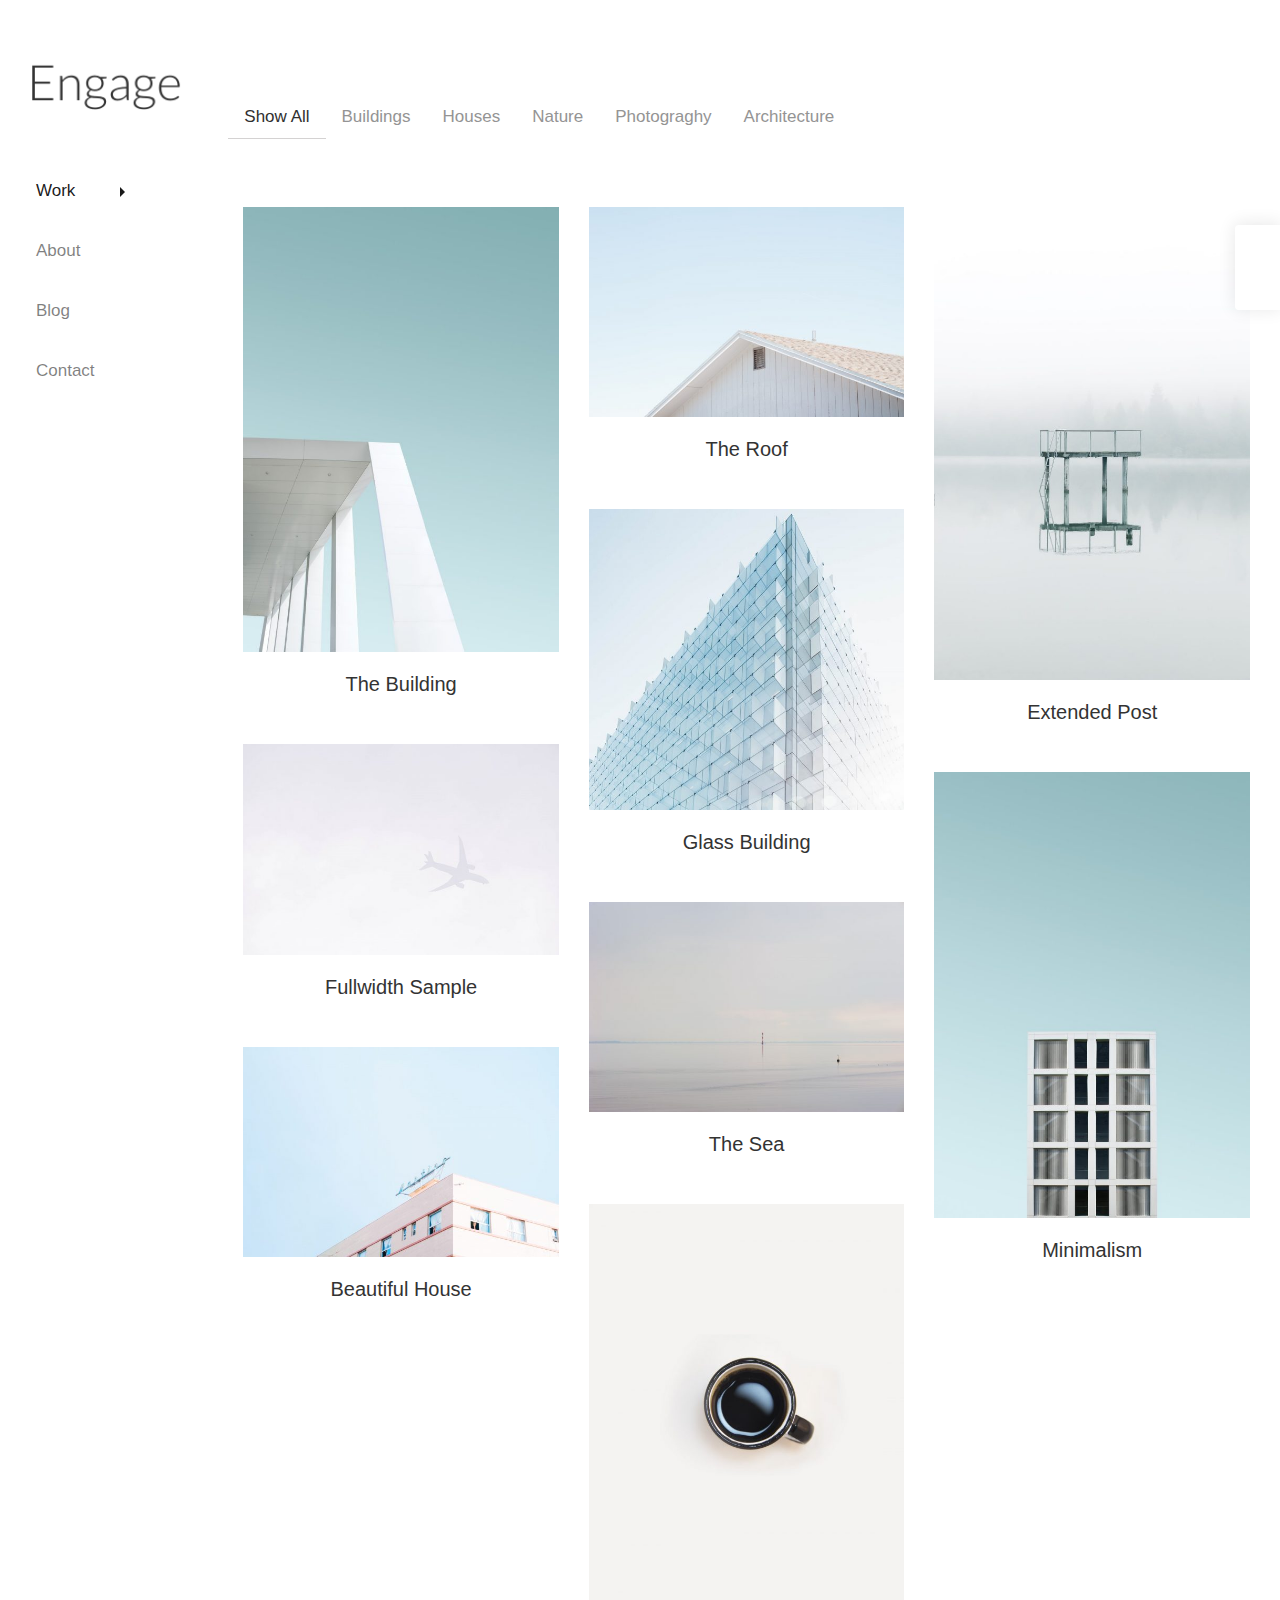
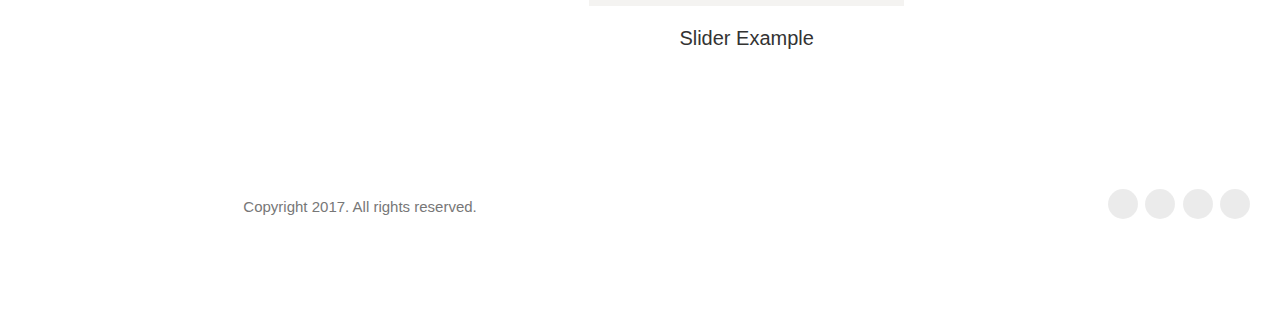
<file: work2.html>
<!DOCTYPE html>
<html lang="en">

<head>
    <meta charset="UTF-8">
    <meta name="viewport" content="width=device-width, initial-scale=1.0">
    <title>work2-Good life</title>
    <link rel="stylesheet" href="css/bootstrap.min.css">
    <link rel="stylesheet" href="https://pro.fontawesome.com/releases/v5.10.0/css/all.css"
        integrity="sha384-AYmEC3Yw5cVb3ZcuHtOA93w35dYTsvhLPVnYs9eStHfGJvOvKxVfELGroGkvsg+p" crossorigin="anonymous" />
    <link rel="icon" href="img/title-icon.png">
    <link rel="stylesheet" href="css/style.css">
</head>

<body>

    <!-- begin code for full work2 page -->
    <section class="about-main work2 pt-5 pb-5">
        <div class="container-fluid">
            <div class="row">
                <div class="col-lg-2 col-md-12">
                    <header>
                        <nav class="navbar navbar-expand-lg navbar-light bg-light">
                            <a class="navbar-brand" href="index.html">
                                <img src="img/logo.png" alt="logo" loading="lazy">
                            </a>
                            <button class="navbar-toggler" type="button" data-toggle="collapse" data-target="#navbarNav"
                                aria-controls="navbarNav" aria-expanded="false" aria-label="Toggle navigation">
                                <span class="navbar-toggler-icon"></span>
                            </button>
                            <div class="collapse navbar-collapse" id="navbarNav">
                                <ul class="navbar-nav nav mt-5">
                                    <li class="nav-item active dropdown">
                                        <a class="nav-link dropdown-toggle" href="index.html" id="navbarDropdownMenuLink" data-toggle="dropdown"
                                            aria-haspopup="true" aria-expanded="false">
                                            Work
                                        </a>
                                        <ul class="dropdown-menu" aria-labelledby="navbarDropdownMenuLink">
                                            <li><a class="item " href="index.html">work1</a></li>
                                            <li><a class="item dropdown-item" href="#">work2</a></li>
                                            <li><a class="item" href="work3.html">work3</a></li>
                                            <li><a class="item" href="work4.html">work4</a></li>
                                            <li><a class="item" href="work5.html">work5</a></li>
                                        </ul>
                                    </li>
                                    <li class="nav-item ">
                                        <a class="nav-link" href="about.html">About</a>
                                    </li>
                                    <li class="nav-item ">
                                        <a class="nav-link" href="blog.html">Blog</a>
                                    </li>
                                    <li class="nav-item">
                                        <a class="nav-link" href="contact.html">Contact</a>
                                    </li>
                                </ul>
                            </div>
                        </nav>
                    </header>
                </div>
                <!-- start code for the left side of work2 page -->
                <div class="col-lg-10 col-md-12">
                    <!-- begin code for left side of work2 page -->
                    <div class="container">
                        <div class="row">
                            <ul class="nav nav-pills  pb-5 pt-5" id="pills-tab" role="tablist">
                                <li class="nav-item" role="presentation">
                                    <a class="nav-link active" id="pills-home-tab" data-toggle="pill" href="#pills-home"
                                        role="tab" aria-controls="pills-home" aria-selected="true">Show All</a>
                                </li>
                                <li class="nav-item" role="presentation">
                                    <a class="nav-link" id="pills-building-tab" data-toggle="pill"
                                        href="#pills-building" role="tab" aria-controls="pills-building"
                                        aria-selected="false">Buildings</a>
                                </li>
                                <li class="nav-item" role="presentation">
                                    <a class="nav-link" id="pills-house-tab" data-toggle="pill" href="#pills-house"
                                        role="tab" aria-controls="pills-house" aria-selected="false">Houses</a>
                                </li>
                                <li class="nav-item" role="presentation">
                                    <a class="nav-link" id="pills-nature-tab" data-toggle="pill" href="#pills-nature"
                                        role="tab" aria-controls="pills-nature" aria-selected="false">Nature</a>
                                </li>
                                <li class="nav-item" role="presentation">
                                    <a class="nav-link" id="pills-photo-tab" data-toggle="pill" href="#pills-photo"
                                        role="tab" aria-controls="pills-photo" aria-selected="false">Photograghy</a>
                                </li>
                                <li class="nav-item" role="presentation">
                                    <a class="nav-link" id="pills-arch-tab" data-toggle="pill" href="#pills-arch"
                                        role="tab" aria-controls="pills-arch" aria-selected="false">Architecture</a>
                                </li>
                            </ul>
                        </div>
                    </div>
                    <div class="container">
                        <div class="tab-content pb-5" id="pills-tabContent">
                            <div class="tab-pane fade show active" id="pills-home" role="tabpanel"
                                aria-labelledby="pills-home-tab">
                                <div class="row">
                                    <div class="col-lg-4 col-md-12">
                                        <div class="row">
                                            <div class="col-xl-12 col-lg-12 col-md-12">
                                                <div class="pic-scalling">
                                                    <a href="#">
                                                        <img src="img/the-building.jpg">
                                                        <div class="overlay-ground"></div>
                                                        
                                                    </a>
                                                    <div class="card-body text-center">
                                                        <h4>
                                                            <a href="#">
                                                                The Building
                                                            </a>
                                                        </h4>
                                                    </div>
                                                </div>
                                            </div>
                                            <div class="col-xl-12 col-lg-12 col-md-12">
                                                <div class="pic-scalling">
                                                    <a href="#">
                                                        <img src="img/plane.jpg">
                                                        <div class="overlay-ground"></div>
                                                        
                                                    </a>

                                                    <div class="card-body text-center">
                                                        <h4>
                                                            <a href="#">
                                                                Fullwidth Sample
                                                            </a>
                                                        </h4>
                                                    </div>
                                                </div>
                                            </div>
                                            <div class="col-xl-12 col-lg-12 col-md-12">
                                                <div class="pic-scalling">
                                                    <a href="#">
                                                        <img src="img/building-for-persons.jpg">
                                                        <div class="overlay-ground"></div>
                                                        
                                                    </a>

                                                    <div class="card-body text-center">
                                                        <h4>
                                                            <a href="#">
                                                                Beautiful House
                                                            </a>
                                                        </h4>
                                                    </div>
                                                </div>
                                            </div>
                                        </div>
                                    </div>
                                    <div class="col-lg-4 col-md-12">
                                        <div class="row">
                                            <div class="col-lg-12 col-md-12">
                                                <div class="pic-scalling">
                                                    <a href="#">
                                                        <img src="img/roaf.jpg">
                                                        <div class="overlay-ground"></div>
                                                        
                                                    </a>

                                                    <div class="card-body text-center">
                                                        <h4>
                                                            <a href="#">
                                                                The Roof
                                                            </a>
                                                        </h4>
                                                    </div>
                                                </div>
                                            </div>
                                            <div class="col-lg-12 col-md-12">
                                                <div class="pic-scalling">
                                                    <a href="#">
                                                        <img src="img/glasses-building.jpg">
                                                        <div class="overlay-ground"></div>
                                                        
                                                    </a>

                                                    <div class="card-body text-center">
                                                        <h4>
                                                            <a href="#">
                                                                Glass Building
                                                            </a>
                                                        </h4>
                                                    </div>
                                                </div>
                                            </div>
                                            <div class="col-lg-12 col-md-12">
                                                <div class="pic-scalling">
                                                    <a href="#">
                                                        <img src="img/sea.jpg">
                                                        <div class="overlay-ground"></div>
                                                        
                                                    </a>

                                                    <div class="card-body text-center">
                                                        <h4>
                                                            <a href="#">
                                                                The Sea
                                                            </a>
                                                        </h4>
                                                    </div>
                                                </div>
                                            </div>
                                            <div class="col-lg-12 col-md-12">
                                                <div class="pic-scalling">
                                                    <a href="#">
                                                        <img src="img/cup-of-coffee.jpg">
                                                        <div class="overlay-ground"></div>
                                                        
                                                    </a>

                                                    <div class="card-body text-center">
                                                        <h4>
                                                            <a href="#">
                                                                Slider Example
                                                            </a>
                                                        </h4>
                                                    </div>
                                                </div>
                                            </div>
                                        </div>
                                    </div>
                                    <div class="col-lg-4 col-md-12">
                                        <div class="row">
                                            <div class="col-lg-12 col-md-12">
                                                <div class="pic-scalling">
                                                    <a href="#">
                                                        <img src="img/bridge.jpg">
                                                        <div class="overlay-ground"></div>
                                                        
                                                    </a>

                                                    <div class="card-body text-center">
                                                        <h4>
                                                            <a href="#">
                                                                Extended Post
                                                            </a>
                                                        </h4>
                                                    </div>
                                                </div>
                                            </div>
                                            <div class="col-lg-12 col-md-12">
                                                <div class="pic-scalling">
                                                    <a href="#">
                                                        <img src="img/building-with-building.jpg">
                                                        <div class="overlay-ground"></div>
                                                        
                                                    </a>

                                                    <div class="card-body text-center">
                                                        <h4>
                                                            <a href="#">
                                                                Minimalism
                                                            </a>
                                                        </h4>
                                                    </div>
                                                </div>
                                            </div>
                                        </div>
                                    </div>
                                </div>
                            </div>

                            <div class="tab-pane fade" id="pills-building" role="tabpanel"
                                aria-labelledby="pills-building-tab">
                                <div class="row">
                                    <div class="col-xl-4 col-lg-4 col-md-12">
                                        <div class="pic-scalling">
                                            <a href="#">
                                                <img src="img/the-building.jpg">
                                                <div class="overlay-ground"></div>
                                                
                                            </a>
                                            <div class="card-body text-center">
                                                <h4>
                                                    <a href="#">
                                                        The Building
                                                    </a>
                                                </h4>
                                            </div>
                                        </div>
                                    </div>
                                    <div class="col-xl-4 col-lg-4 col-md-12">
                                        <div class="row">
                                            <div class="col-xl-12 col-lg-12 col-md-12">
                                                <div class="pic-scalling">
                                                    <a href="#">
                                                        <img src="img/roaf.jpg">
                                                        <div class="overlay-ground"></div>
                                                        
                                                    </a>
                                                    <div class="card-body text-center">
                                                        <h4>
                                                            <a href="#">
                                                                The Roaf
                                                            </a>
                                                        </h4>
                                                    </div>
                                                </div>
                                            </div>
                                            <div class="col-xl-12 col-lg-12 col-md-12">
                                                <div class="pic-scalling">
                                                    <a href="#">
                                                        <img src="img/building-with-building.jpg">
                                                        <div class="overlay-ground"></div>
                                                        
                                                    </a>
                                                    <div class="card-body text-center">
                                                        <h4>
                                                            <a href="#">
                                                                Minimalism
                                                            </a>
                                                        </h4>
                                                    </div>
                                                </div>
                                            </div>
                                        </div>
                                    </div>
                                    <div class="col-xl-4 col-lg-4 col-md-12">
                                        <div class="pic-scalling">
                                            <a href="#">
                                                <img src="img/glasses-building.jpg">
                                                <div class="overlay-ground"></div>
                                                
                                            </a>
                                            <div class="card-body text-center">
                                                <h4>
                                                    <a href="#">
                                                        Glass Building
                                                    </a>
                                                </h4>
                                            </div>
                                        </div>
                                    </div>
                                </div>
                            </div>

                            <div class="tab-pane fade" id="pills-house" role="tabpanel"
                                aria-labelledby="pills-house-tab">
                                <div class="row">
                                    <div class="col-lg-4 col-md-12">
                                        <div class="pic-scalling">
                                            <a href="#">
                                                <img src="img/cup-of-coffee.jpg">
                                                <div class="overlay-ground"></div>
                                                
                                            </a>
                                            <div class="card-body text-center">
                                                <h4>
                                                    <a href="#">
                                                        Slider Example
                                                    </a>
                                                </h4>
                                            </div>
                                        </div>
                                    </div>
                                </div>
                            </div>

                            <div class="tab-pane fade" id="pills-nature" role="tabpanel"
                                aria-labelledby="pills-nature-tab">
                                <div class="row">
                                    <div class="col-xl-4 col-lg-4 col-md-12">
                                        <div class="pic-scalling">
                                            <a href="#">
                                                <img src="img/roaf.jpg">
                                                <div class="overlay-ground"></div>
                                                
                                            </a>
                                            <div class="card-body text-center">
                                                <h4>
                                                    <a href="#">
                                                        The Roaf
                                                    </a>
                                                </h4>
                                            </div>
                                        </div>
                                    </div>
                                    <div class="col-xl-4 col-lg-4 col-md-12">
                                        <div class="pic-scalling">
                                            <a href="#">
                                                <img src="img/bridge.jpg">
                                                <div class="overlay-ground"></div>
                                                
                                            </a>
                                            <div class="card-body text-center">
                                                <h4>
                                                    <a href="#">
                                                        Extended Post
                                                    </a>
                                                </h4>
                                            </div>
                                        </div>
                                    </div>
                                    <div class="col-xl-4 col-lg-4 col-md-12">
                                        <div class="pic-scalling">
                                            <a href="#">
                                                <img src="img/sea.jpg">
                                                <div class="overlay-ground"></div>
                                                
                                            </a>
                                            <div class="card-body text-center">
                                                <h4>
                                                    <a href="#">
                                                        The Sea
                                                    </a>
                                                </h4>
                                            </div>
                                        </div>
                                    </div>
                                </div>
                            </div>

                            <div class="tab-pane fade" id="pills-photo" role="tabpanel"
                                aria-labelledby="pills-photo-tab">
                                <div class="row">
                                    <div class="col-xl-4 col-lg-4 col-md-12">
                                        <div class="pic-scalling">
                                            <a href="#">
                                                <img src="img/bridge.jpg">
                                                <div class="overlay-ground"></div>
                                                
                                            </a>
                                            <div class="card-body text-center">
                                                <h4>
                                                    <a href="#">
                                                        Extended Post
                                                    </a>
                                                </h4>
                                            </div>
                                        </div>
                                    </div>
                                    <div class="col-xl-4 col-lg-4 col-md-12">
                                        <div class="col-xl-12 col-lg-12 col-md-12">
                                            <div class="pic-scalling">
                                                <a href="#">
                                                    <img src="img/glasses-building.jpg">
                                                    <div class="overlay-ground"></div>
                                                    
                                                </a>
                                                <div class="card-body text-center">
                                                    <h4>
                                                        <a href="#">
                                                            Glass Building
                                                        </a>
                                                    </h4>
                                                </div>
                                            </div>
                                        </div>
                                        <div class="col-xl-12 col-lg-12 col-md-12">
                                            <div class="pic-scalling">
                                                <a href="#">
                                                    <img src="img/building-for-persons.jpg">
                                                    <div class="overlay-ground"></div>
                                                    
                                                </a>
                                                <div class="card-body text-center">
                                                    <h4>
                                                        <a href="#">
                                                            Beautiful House
                                                        </a>
                                                    </h4>
                                                </div>
                                            </div>
                                        </div>
                                    </div>
                                    <div class="col-xl-4 col-lg-4 col-md-12">
                                        <div class="pic-scalling">
                                            <a href="#">
                                                <img src="img/building-with-building.jpg">
                                                <div class="overlay-ground"></div>
                                                
                                            </a>
                                            <div class="card-body text-center">
                                                <h4>
                                                    <a href="#">
                                                        Minimalism
                                                    </a>
                                                </h4>
                                            </div>
                                        </div>
                                    </div>
                                </div>
                            </div>

                            <div class="tab-pane fade" id="pills-arch" role="tabpanel" aria-labelledby="pills-arch-tab">
                                <div class="row">
                                    <div class="col-xl-4 col-lg-4 col-md-12">
                                        <div class="pic-scalling">
                                            <a href="#">
                                                <img src="img/the-building.jpg">
                                                <div class="overlay-ground"></div>
                                                
                                            </a>
                                            <div class="card-body text-center">
                                                <h4>
                                                    <a href="#">
                                                        The Building
                                                    </a>
                                                </h4>
                                            </div>
                                        </div>
                                    </div>
                                    <div class="col-xl-4 col-lg-4 col-md-12">
                                        <div class="pic-scalling">
                                            <a href="#">
                                                <img src="img/plane.jpg">
                                                <div class="overlay-ground"></div>
                                                
                                            </a>
                                            <div class="card-body text-center">
                                                <h4>
                                                    <a href="#">
                                                        Fullwidth Sample
                                                    </a>
                                                </h4>
                                            </div>
                                        </div>
                                    </div>
                                </div>
                            </div>
                        </div>
                    </div>
                    <!-- end code for left side of work2 page -->

                    <!-- begin code for footer text and icons -->
                    <footer>
                        <div class="footer2 pt-5 pb-3">
                            <div class="container">
                                <div class="row ">
                                    <div class="col-xl-6 col-lg-6 col-md-6">
                                        <div class="data">
                                            <p>Copyright 2017. All rights reserved.</p>
                                        </div>
                                    </div>
                                    <div class="col-xl-6 col-lg-6 col-md-6">
                                        <div class="links">
                                            <a class="face" href="#" target="_blank">
                                                <i class="fab fa-facebook-f"></i>
                                            </a>
                                            <a class="google" href="#" target="_blank">
                                                <i class="fab fa-google"></i>
                                            </a>
                                            <a class="in" href="#" target="_blank">
                                                <i class="fab fa-linkedin-in"></i>
                                            </a>
                                            <a class="twit" href="#" target="_blank">
                                                <i class="fab fa-twitter"></i>
                                            </a>
                                        </div>
                                    </div>
                                </div>
                            </div>
                        </div>
                    </footer>
                    <!-- end code for footer text and icons -->
                </div>
                <!-- end code for the left side of work5 page -->
            </div>
        </div>
    </section>
    <!-- end code for full work2 page -->

    <!-- start code for floater div in the right with two icons -->
    <div class="floater-icon">
        <ul>
            <li>
                <a href="#">
                    <i class="fas fa-cogs"></i>
                </a>
            </li>
            <li>
                <a href="#">
                    <i class="fas fa-shopping-cart"></i>
                </a>
            </li>
        </ul>
    </div>
    <!-- end code for floater div in the right with two icons -->









    <script src="js/jquery-3.5.1.slim.min.js"></script>
    <script src="js/popper.min.js"></script>
    <script src="js/bootstrap.min.js"></script>
</body>

</html>
</file>
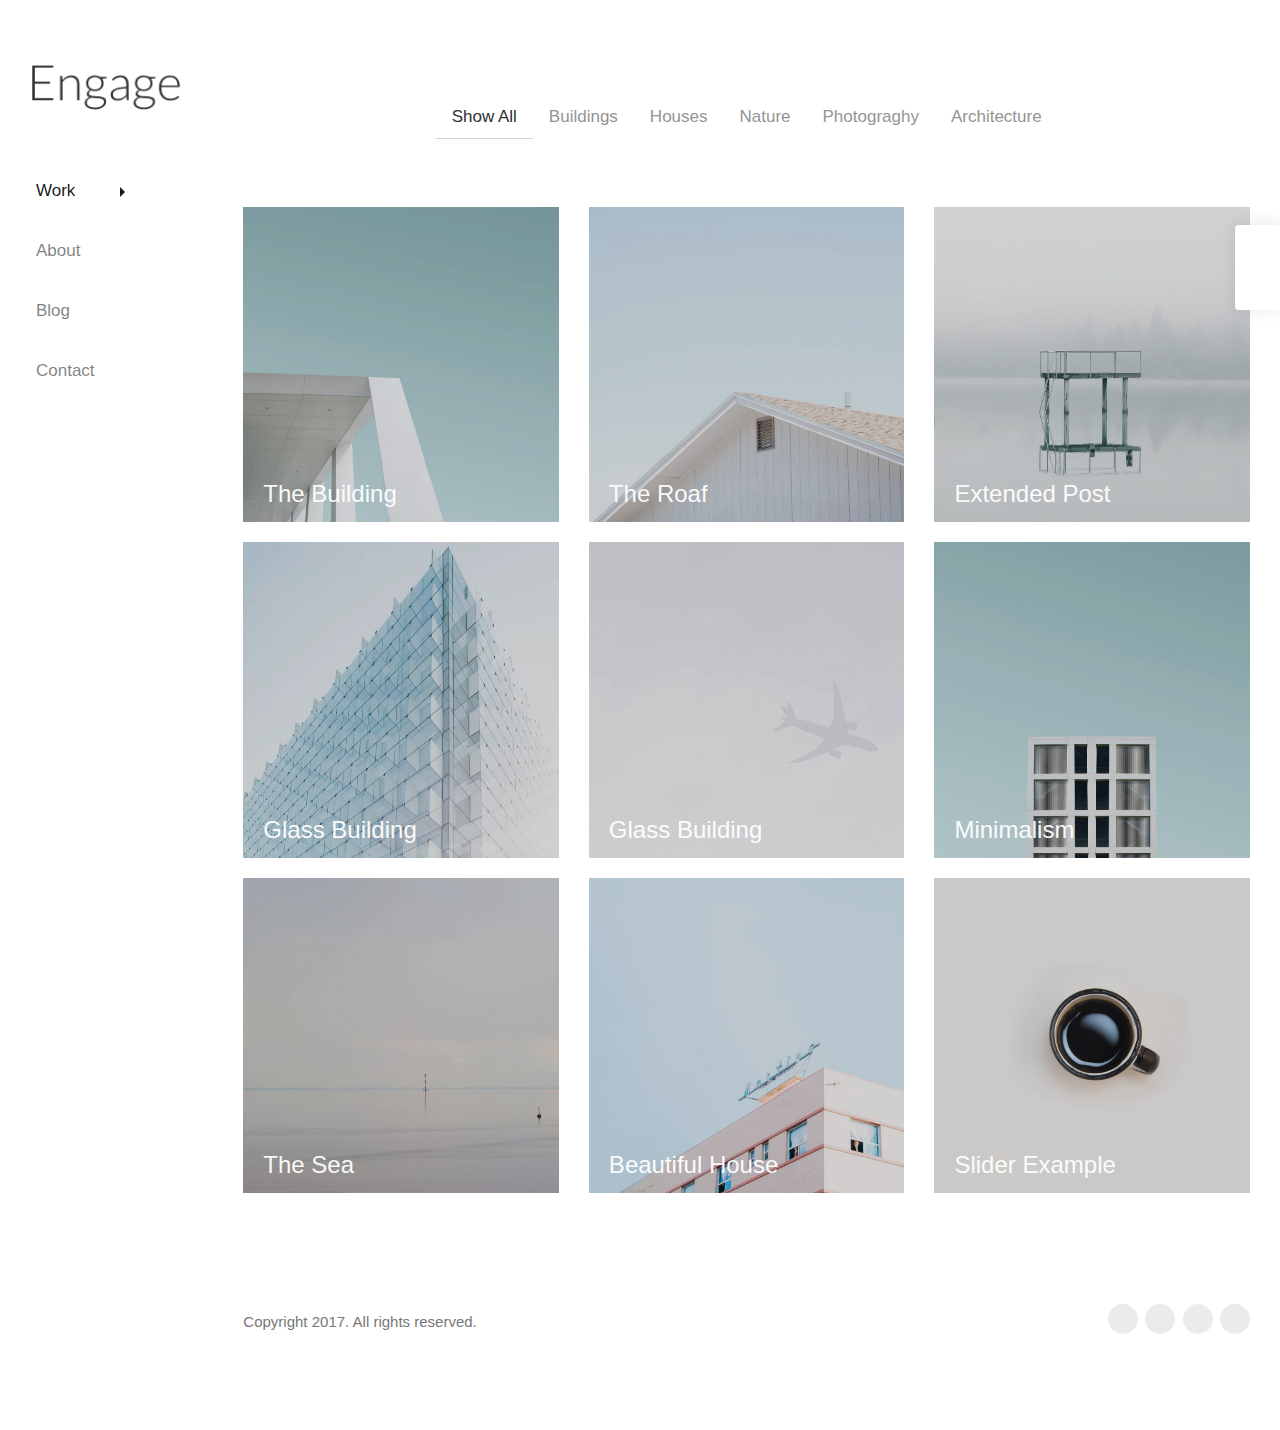
<file: work3.html>
<!DOCTYPE html>
<html lang="en">

<head>
    <meta charset="UTF-8">
    <meta name="viewport" content="width=device-width, initial-scale=1.0">
    <title>work3-Good life</title>
    <link rel="stylesheet" href="css/bootstrap.min.css">
    <link rel="stylesheet" href="https://pro.fontawesome.com/releases/v5.10.0/css/all.css"
        integrity="sha384-AYmEC3Yw5cVb3ZcuHtOA93w35dYTsvhLPVnYs9eStHfGJvOvKxVfELGroGkvsg+p" crossorigin="anonymous" />
    <link rel="icon" href="img/title-icon.png">
    <link rel="stylesheet" href="css/style.css">
</head>

<body>

    <!-- begin code for full work3 page -->
    <section class="about-main work3 pt-5 pb-5">
        <div class="container-fluid">
            <div class="row">
                <div class="col-lg-2 col-md-12">
                    <header>
                        <nav class="navbar navbar-expand-lg navbar-light bg-light">
                            <a class="navbar-brand" href="index.html">
                                <img src="img/logo.png" alt="logo" loading="lazy">
                            </a>
                            <button class="navbar-toggler" type="button" data-toggle="collapse" data-target="#navbarNav"
                                aria-controls="navbarNav" aria-expanded="false" aria-label="Toggle navigation">
                                <span class="navbar-toggler-icon"></span>
                            </button>
                            <div class="collapse navbar-collapse" id="navbarNav">
                                <ul class="navbar-nav nav mt-5">
                                    <li class="nav-item active dropdown">
                                        <a class="nav-link dropdown-toggle" href="index.html" id="navbarDropdownMenuLink" data-toggle="dropdown"
                                            aria-haspopup="true" aria-expanded="false">
                                            Work
                                        </a>
                                        <ul class="dropdown-menu" aria-labelledby="navbarDropdownMenuLink">
                                            <li><a class="item " href="index.html">work1</a></li>
                                            <li><a class="item" href="work2.html">work2</a></li>
                                            <li><a class="item dropdown-item" href="#">work3</a></li>
                                            <li><a class="item" href="work4.html">work4</a></li>
                                            <li><a class="item" href="work5.html">work5</a></li>
                                        </ul>
                                    </li>
                                    <li class="nav-item ">
                                        <a class="nav-link" href="about.html">About</a>
                                    </li>
                                    <li class="nav-item ">
                                        <a class="nav-link" href="blog.html">Blog</a>
                                    </li>
                                    <li class="nav-item">
                                        <a class="nav-link" href="contact.html">Contact</a>
                                    </li>
                                </ul>
                            </div>
                        </nav>
                    </header>
                </div>
                <!-- start code for the left side of work3 page -->
                <div class="col-lg-10 col-md-12">
                    <!-- begin code for left side of work3 page -->
                    <div class="container">
                        <div class="row">
                            <ul class="nav nav-pills mx-auto  pb-5 pt-5" id="pills-tab" role="tablist">
                                <li class="nav-item" role="presentation">
                                    <a class="nav-link active" id="pills-home-tab" data-toggle="pill" href="#pills-home"
                                        role="tab" aria-controls="pills-home" aria-selected="true">Show All</a>
                                </li>
                                <li class="nav-item" role="presentation">
                                    <a class="nav-link" id="pills-building-tab" data-toggle="pill"
                                        href="#pills-building" role="tab" aria-controls="pills-building"
                                        aria-selected="false">Buildings</a>
                                </li>
                                <li class="nav-item" role="presentation">
                                    <a class="nav-link" id="pills-house-tab" data-toggle="pill" href="#pills-house"
                                        role="tab" aria-controls="pills-house" aria-selected="false">Houses</a>
                                </li>
                                <li class="nav-item" role="presentation">
                                    <a class="nav-link" id="pills-nature-tab" data-toggle="pill" href="#pills-nature"
                                        role="tab" aria-controls="pills-nature" aria-selected="false">Nature</a>
                                </li>
                                <li class="nav-item" role="presentation">
                                    <a class="nav-link" id="pills-photo-tab" data-toggle="pill" href="#pills-photo"
                                        role="tab" aria-controls="pills-photo" aria-selected="false">Photograghy</a>
                                </li>
                                <li class="nav-item" role="presentation">
                                    <a class="nav-link" id="pills-arch-tab" data-toggle="pill" href="#pills-arch"
                                        role="tab" aria-controls="pills-arch" aria-selected="false">Architecture</a>
                                </li>
                            </ul>
                        </div>
                    </div>
                    <div class="container">
                        <div class="tab-content pb-5" id="pills-tabContent">
                            
                            <div class="tab-pane fade show active" id="pills-home" role="tabpanel"
                                aria-labelledby="pills-home-tab">
                                <div class="row">
                                    <div class="col-lg-4 col-md-12">
                                        <div class="row">
                                            <div class="col-xl-12 col-lg-12 col-md-12">
                                                <div class="pic-scalling">
                                                    <a href="#">
                                                        <img src="img/building-small.jpg">
                                                        <div class="overlay-ground"></div>
                                                        <div class="overlay-icons over-txt">
                                                            <h4>
                                                                The Building
                                                            </h4>
                                                        </div>
                                                    </a>
                                                </div>
                                            </div>
                                            <div class="col-xl-12 col-lg-12 col-md-12">
                                                <div class="pic-scalling">
                                                    <a href="#">
                                                        <img src="img/glass-small.jpg">
                                                        <div class="overlay-ground"></div>
                                                        <div class="overlay-icons over-txt">
                                                            <h4>
                                                                Glass Building
                                                            </h4>
                                                        </div>
                                                    </a>
                                                </div>
                                            </div>
                                            <div class="col-xl-12 col-lg-12 col-md-12">
                                                <div class="pic-scalling">
                                                    <a href="#">
                                                        <img src="img/sea-small.jpg">
                                                        <div class="overlay-ground"></div>
                                                        <div class="overlay-icons over-txt">
                                                            <h4>
                                                                The Sea
                                                            </h4>
                                                        </div>
                                                    </a>
                                                </div>
                                            </div>
                                        </div>
                                    </div>
                                    <div class="col-lg-4 col-md-12">
                                        <div class="row">
                                            <div class="col-lg-12 col-md-12">
                                                <div class="pic-scalling">
                                                    <a href="#">
                                                        <img src="img/roaf-small.jpg">
                                                        <div class="overlay-ground"></div>
                                                        <div class="overlay-icons over-txt">
                                                            <h4>
                                                                The Roaf
                                                            </h4>
                                                        </div>
                                                    </a>
                                                </div>
                                            </div>
                                            <div class="col-lg-12 col-md-12">
                                                <div class="pic-scalling">
                                                    <a href="#">
                                                        <img src="img/plane-small.jpg">
                                                        <div class="overlay-ground"></div>
                                                        <div class="overlay-icons over-txt">
                                                            <h4>
                                                                Glass Building
                                                            </h4>
                                                        </div>
                                                    </a>
                                                </div>
                                            </div>
                                            <div class="col-lg-12 col-md-12">
                                                <div class="pic-scalling">
                                                    <a href="#">
                                                        <img src="img/building-small-person.jpg">
                                                        <div class="overlay-ground"></div>
                                                        <div class="overlay-icons over-txt">
                                                            <h4>
                                                                Beautiful House
                                                            </h4>
                                                        </div>
                                                    </a>
                                                </div>
                                            </div>
                                        </div>
                                    </div>
                                    <div class="col-lg-4 col-md-12">
                                        <div class="row">
                                            <div class="col-lg-12 col-md-12">
                                                <div class="pic-scalling">
                                                    <a href="#">
                                                        <img src="img/bridge-small.jpg">
                                                        <div class="overlay-ground"></div>
                                                        <div class="overlay-icons over-txt">
                                                            <h4>
                                                                Extended Post
                                                            </h4>
                                                        </div>
                                                    </a>
                                                </div>
                                            </div>
                                            <div class="col-lg-12 col-md-12">
                                                <div class="pic-scalling">
                                                    <a href="#">
                                                        <img src="img/window-small.jpg">
                                                        <div class="overlay-ground"></div>
                                                        <div class="overlay-icons over-txt">
                                                            <h4>
                                                                Minimalism
                                                            </h4>
                                                        </div>
                                                    </a>
                                                </div>
                                            </div>
                                            <div class="col-lg-12 col-md-12">
                                                <div class="pic-scalling">
                                                    <a href="#">
                                                        <img src="img/coffee-small.jpg">
                                                        <div class="overlay-ground"></div>
                                                        <div class="overlay-icons over-txt">
                                                            <h4>
                                                                Slider Example
                                                            </h4>
                                                        </div>
                                                    </a>
                                                </div>
                                            </div>
                                        </div>
                                    </div>
                                </div>
                            </div>

                            <div class="tab-pane fade" id="pills-building" role="tabpanel"
                                aria-labelledby="pills-building-tab">
                                <div class="row">
                                    <div class="col-xl-4 col-lg-4 col-md-12">
                                        <div class="row">
                                            <div class="col-xl-12 col-lg-12 col-md-12">
                                                <div class="pic-scalling">
                                                    <a href="#">
                                                        <img src="img/bridge-small.jpg">
                                                        <div class="overlay-ground"></div>
                                                        <div class="overlay-icons over-txt">
                                                            <h4>
                                                                The Building
                                                            </h4>
                                                        </div>
                                                    </a>
                                                </div>
                                            </div>
                                            <div class="col-xl-12 col-lg-12 col-md-12">
                                                <div class="pic-scalling">
                                                    <a href="#">
                                                        <img src="img/window-small.jpg">
                                                        <div class="overlay-ground"></div>
                                                        <div class="overlay-icons over-txt">
                                                            <h4>
                                                                Minimalism
                                                            </h4>
                                                        </div>
                                                    </a>
                                                </div>
                                            </div>
                                        </div>
                                    </div>
                                    <div class="col-xl-4 col-lg-4 col-md-12">
                                        <div class="pic-scalling">
                                            <a href="#">
                                                <img src="img/roaf-small.jpg">
                                                <div class="overlay-ground"></div>
                                                <div class="overlay-icons over-txt">
                                                    <h4>
                                                        The Roaf
                                                    </h4>
                                                </div>
                                            </a>
                                        </div>
                                    </div>
                                    <div class="col-xl-4 col-lg-4 col-md-12">
                                        <div class="pic-scalling">
                                            <a href="#">
                                                <img src="img/glass-small.jpg">
                                                <div class="overlay-ground"></div>
                                                <div class="overlay-icons over-txt">
                                                    <h4>
                                                        Glass Building
                                                    </h4>
                                                </div>
                                            </a>
                                        </div>
                                    </div>
                                </div>
                            </div>

                            <div class="tab-pane fade" id="pills-house" role="tabpanel"
                                aria-labelledby="pills-house-tab">
                                <div class="row">
                                    <div class="col-lg-4 col-md-12">
                                        <div class="pic-scalling">
                                            <a href="#">
                                                <img src="img/coffee-small.jpg">
                                                <div class="overlay-ground"></div>
                                                <div class="overlay-icons over-txt">
                                                    <h4>
                                                        Slider Example
                                                    </h4>
                                                </div>
                                            </a>
                                        </div>
                                    </div>
                                </div>
                            </div>

                            <div class="tab-pane fade" id="pills-nature" role="tabpanel"
                                aria-labelledby="pills-nature-tab">
                                <div class="row">
                                    <div class="col-xl-4 col-lg-4 col-md-12">
                                        <div class="pic-scalling">
                                            <a href="#">
                                                <img src="img/roaf-small.jpg">
                                                <div class="overlay-ground"></div>
                                                <div class="overlay-icons over-txt">
                                                    <h4>
                                                        The Roaf
                                                    </h4>
                                                </div>
                                            </a>
                                        </div>
                                    </div>
                                    <div class="col-xl-4 col-lg-4 col-md-12">
                                        <div class="pic-scalling">
                                            <a href="#">
                                                <img src="img/bridge-small.jpg">
                                                <div class="overlay-ground"></div>
                                                <div class="overlay-icons over-txt">
                                                    <h4>
                                                        Extended Post
                                                    </h4>
                                                </div>
                                            </a>
                                        </div>
                                    </div>
                                    <div class="col-xl-4 col-lg-4 col-md-12">
                                        <div class="pic-scalling">
                                            <a href="#">
                                                <img src="img/sea-small.jpg">
                                                <div class="overlay-ground"></div>
                                                <div class="overlay-icons over-txt">
                                                    <h4>
                                                        The Sea
                                                    </h4>
                                                </div>
                                            </a>
                                        </div>
                                    </div>
                                </div>
                            </div>

                            <div class="tab-pane fade" id="pills-photo" role="tabpanel"
                                aria-labelledby="pills-photo-tab">
                                <div class="row">
                                    <div class="col-xl-4 col-lg-4 col-md-12">
                                        <div class="row">
                                            <div class="col-xl-12 col-lg-12 col-md-12">
                                                <div class="pic-scalling">
                                                    <a href="#">
                                                        <img src="img/bridge-small.jpg">
                                                        <div class="overlay-ground"></div>
                                                        <div class="overlay-icons over-txt">
                                                            <h4>
                                                                Extended Post
                                                            </h4>
                                                        </div>
                                                    </a>
                                                </div>
                                            </div>
                                            <div class="col-xl-12 col-lg-12 col-md-12">
                                                <div class="pic-scalling">
                                                    <a href="#">
                                                        <img src="img/building-small-person.jpg">
                                                        <div class="overlay-ground"></div>
                                                        <div class="overlay-icons over-txt">
                                                            <h4>
                                                                Beautiful House
                                                            </h4>
                                                        </div>
                                                    </a>
                                                </div>
                                            </div>
                                        </div>
                                    </div>
                                    <div class="col-xl-4 col-lg-4 col-md-12">
                                        <div class="pic-scalling">
                                            <a href="#">
                                                <img src="img/glass-small.jpg">
                                                <div class="overlay-ground"></div>
                                                <div class="overlay-icons over-txt">
                                                    <h4>
                                                        Glass Building
                                                    </h4>
                                                </div>
                                            </a>
                                        </div>
                                    </div>
                                    <div class="col-xl-4 col-lg-4 col-md-12">
                                        <div class="pic-scalling">
                                            <a href="#">
                                                <img src="img/window-small.jpg">
                                                <div class="overlay-ground"></div>
                                                <div class="overlay-icons over-txt">
                                                    <h4>
                                                        Minimalism
                                                    </h4>
                                                </div>
                                            </a>
                                        </div>
                                    </div>
                                </div>
                            </div>

                            <div class="tab-pane fade" id="pills-arch" role="tabpanel" aria-labelledby="pills-arch-tab">
                                <div class="row">
                                    <div class="col-xl-4 col-lg-4 col-md-12">
                                        <div class="pic-scalling">
                                            <a href="#">
                                                <img src="img/building-small.jpg">
                                                <div class="overlay-ground"></div>
                                                <div class="overlay-icons over-txt">
                                                    <h4>
                                                        The Building
                                                    </h4>
                                                </div>
                                            </a>
                                        </div>
                                    </div>
                                    <div class="col-xl-4 col-lg-4 col-md-12">
                                        <div class="pic-scalling">
                                            <a href="#">
                                                <img src="img/plane-small.jpg">
                                                <div class="overlay-ground"></div>
                                                <div class="overlay-icons over-txt">
                                                    <h4>
                                                        Fullwidth Sample
                                                    </h4>
                                                </div>
                                            </a>
                                        </div>
                                    </div>
                                </div>
                            </div>

                        </div>

                    </div>

                    <!-- end code for left side of work3 page -->

                    <!-- begin code for footer text and icons -->
                    <footer>
                        <div class="footer2 pt-5 pb-3">
                            <div class="container">
                                <div class="row ">
                                    <div class="col-xl-6 col-lg-6 col-md-6">
                                        <div class="data">
                                            <p>Copyright 2017. All rights reserved.</p>
                                        </div>
                                    </div>
                                    <div class="col-xl-6 col-lg-6 col-md-6">
                                        <div class="links">
                                            <a class="face" href="#" target="_blank">
                                                <i class="fab fa-facebook-f"></i>
                                            </a>
                                            <a class="google" href="#" target="_blank">
                                                <i class="fab fa-google"></i>
                                            </a>
                                            <a class="in" href="#" target="_blank">
                                                <i class="fab fa-linkedin-in"></i>
                                            </a>
                                            <a class="twit" href="#" target="_blank">
                                                <i class="fab fa-twitter"></i>
                                            </a>
                                        </div>
                                    </div>
                                </div>
                            </div>
                        </div>


                    </footer>

                    <!-- end code for footer text and icons -->

                </div>

                <!-- end code for the left side of work3 page -->

            </div>

        </div>

    </section>
    <!-- end code for full work3 page -->

    <!-- start code for floater div in the right with two icons -->
    <div class="floater-icon">
        <ul>
            <li>
                <a href="#">
                    <i class="fas fa-cogs"></i>
                </a>
            </li>
            <li>
                <a href="#">
                    <i class="fas fa-shopping-cart"></i>
                </a>
            </li>
        </ul>
    </div>
    <!-- end code for floater div in the right with two icons -->









    <script src="js/jquery-3.5.1.slim.min.js"></script>
    <script src="js/popper.min.js"></script>
    <script src="js/bootstrap.min.js"></script>
</body>

</html>
</file>
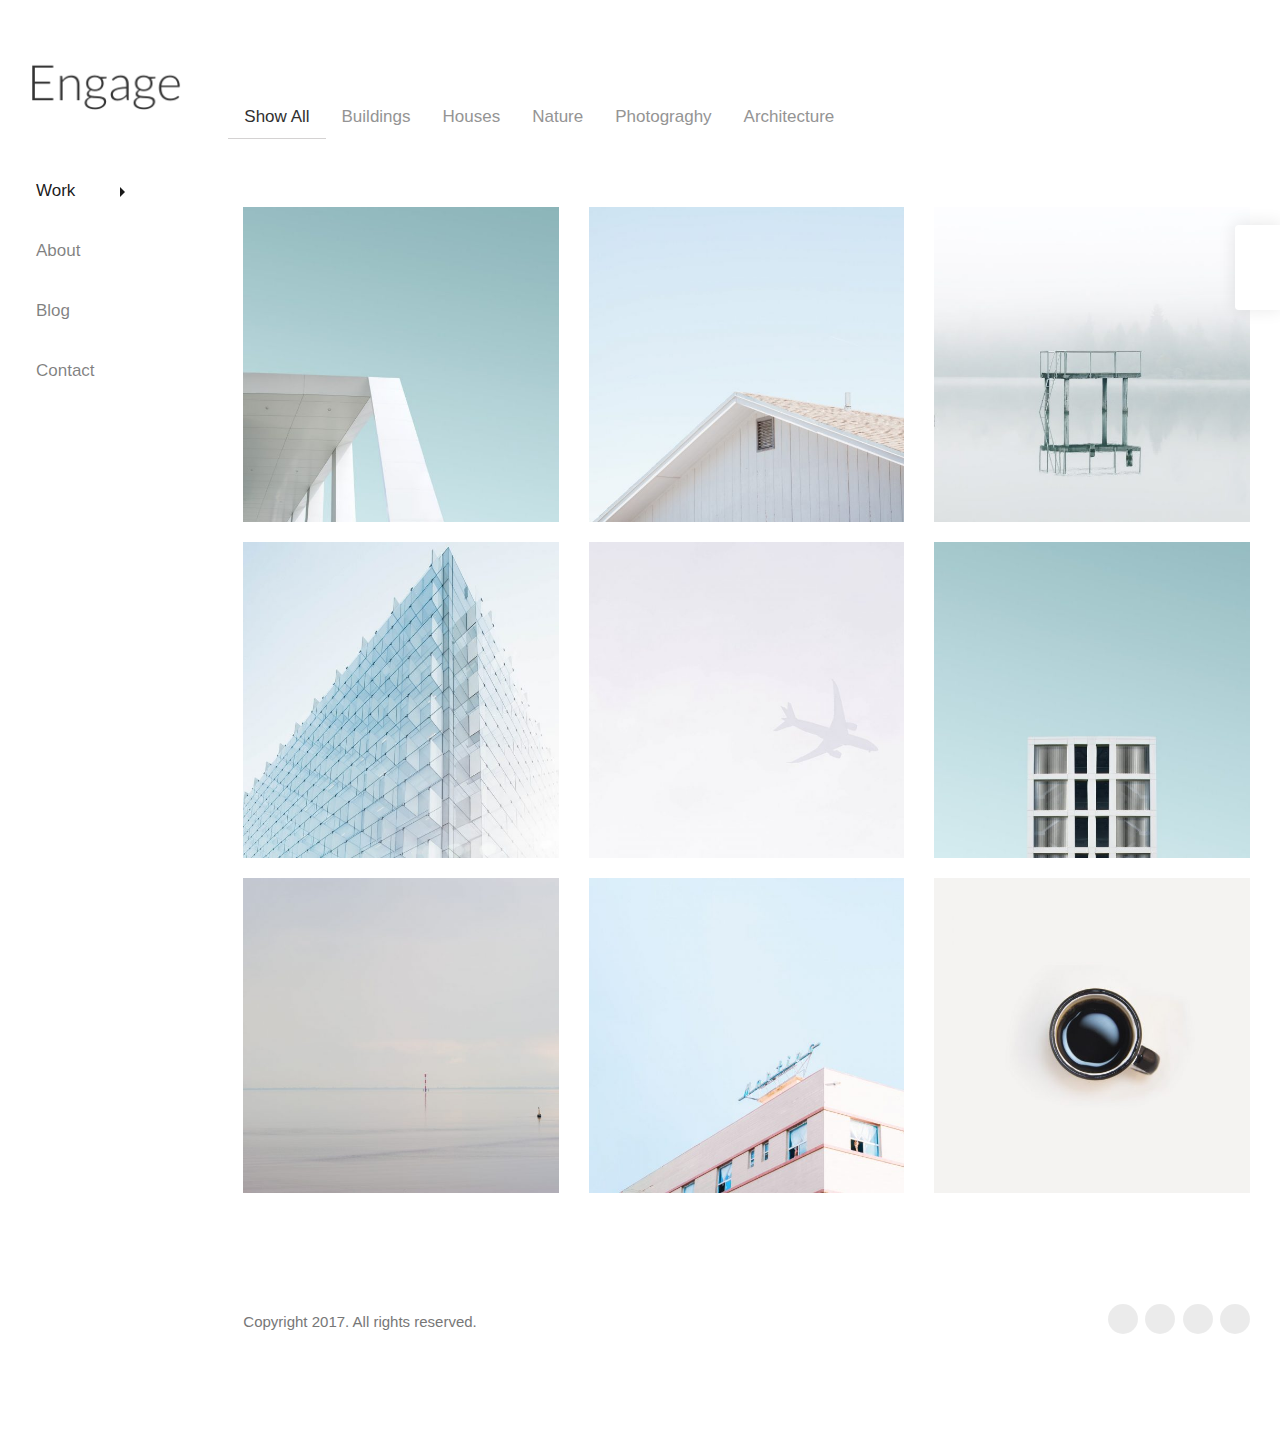
<file: work4.html>
<!DOCTYPE html>
<html lang="en">

<head>
    <meta charset="UTF-8">
    <meta name="viewport" content="width=device-width, initial-scale=1.0">
    <title>work4-Good life</title>
    <link rel="stylesheet" href="css/bootstrap.min.css">
    <link rel="stylesheet" href="https://pro.fontawesome.com/releases/v5.10.0/css/all.css"
        integrity="sha384-AYmEC3Yw5cVb3ZcuHtOA93w35dYTsvhLPVnYs9eStHfGJvOvKxVfELGroGkvsg+p" crossorigin="anonymous" />
    <link rel="icon" href="img/title-icon.png">
    <link rel="stylesheet" href="css/style.css">
</head>

<body>

    <!-- begin code for full work2 page -->
    <section class="about-main work4 pt-5 pb-5">
        <div class="container-fluid">
            <div class="row">
                <div class="col-lg-2 col-md-12">
                    <header>
                        <nav class="navbar navbar-expand-lg navbar-light bg-light">
                            <a class="navbar-brand" href="index.html">
                                <img src="img/logo.png" alt="logo" loading="lazy">
                            </a>
                            <button class="navbar-toggler" type="button" data-toggle="collapse" data-target="#navbarNav"
                                aria-controls="navbarNav" aria-expanded="false" aria-label="Toggle navigation">
                                <span class="navbar-toggler-icon"></span>
                            </button>
                            <div class="collapse navbar-collapse" id="navbarNav">
                                <ul class="navbar-nav nav mt-5">
                                    <li class="nav-item active dropdown">
                                        <a class="nav-link dropdown-toggle" href="index.html" id="navbarDropdownMenuLink" data-toggle="dropdown"
                                            aria-haspopup="true" aria-expanded="false">
                                            Work
                                        </a>
                                        <ul class="dropdown-menu" aria-labelledby="navbarDropdownMenuLink">
                                            <li><a class="item " href="index.html">work1</a></li>
                                            <li><a class="item" href="work2.html">work2</a></li>
                                            <li><a class="item" href="work3.html">work3</a></li>
                                            <li><a class="item dropdown-item" href="#">work4</a></li>
                                            <li><a class="item" href="work5.html">work5</a></li>
                                        </ul>
                                    </li>
                                    <li class="nav-item ">
                                        <a class="nav-link" href="about.html">About</a>
                                    </li>
                                    <li class="nav-item ">
                                        <a class="nav-link" href="blog.html">Blog</a>
                                    </li>
                                    <li class="nav-item">
                                        <a class="nav-link" href="contact.html">Contact</a>
                                    </li>
                                </ul>
                            </div>
                        </nav>
                    </header>
                </div>

                <!-- start code for the left side of work2 page -->
                <div class="col-lg-10 col-md-12">
                    <!-- begin code for left side of work2 page -->
                    <div class="container">
                        <div class="row">
                            <ul class="nav nav-pills  pb-5 pt-5" id="pills-tab" role="tablist">
                                <li class="nav-item" role="presentation">
                                    <a class="nav-link active" id="pills-home-tab" data-toggle="pill" href="#pills-home"
                                        role="tab" aria-controls="pills-home" aria-selected="true">Show All</a>
                                </li>
                                <li class="nav-item" role="presentation">
                                    <a class="nav-link" id="pills-building-tab" data-toggle="pill"
                                        href="#pills-building" role="tab" aria-controls="pills-building"
                                        aria-selected="false">Buildings</a>
                                </li>
                                <li class="nav-item" role="presentation">
                                    <a class="nav-link" id="pills-house-tab" data-toggle="pill" href="#pills-house"
                                        role="tab" aria-controls="pills-house" aria-selected="false">Houses</a>
                                </li>
                                <li class="nav-item" role="presentation">
                                    <a class="nav-link" id="pills-nature-tab" data-toggle="pill" href="#pills-nature"
                                        role="tab" aria-controls="pills-nature" aria-selected="false">Nature</a>
                                </li>
                                <li class="nav-item" role="presentation">
                                    <a class="nav-link" id="pills-photo-tab" data-toggle="pill" href="#pills-photo"
                                        role="tab" aria-controls="pills-photo" aria-selected="false">Photograghy</a>
                                </li>
                                <li class="nav-item" role="presentation">
                                    <a class="nav-link" id="pills-arch-tab" data-toggle="pill" href="#pills-arch"
                                        role="tab" aria-controls="pills-arch" aria-selected="false">Architecture</a>
                                </li>
                            </ul>
                        </div>
                    </div>
                    <div class="container">

                        <div class="tab-content pb-5" id="pills-tabContent">

                            <div class="tab-pane fade show active" id="pills-home" role="tabpanel"
                                aria-labelledby="pills-home-tab">
                                <div class="row">
                                    <div class="col-lg-4 col-md-12">
                                        <div class="row">
                                            <div class="col-xl-12 col-lg-12 col-md-12">
                                                <div class="pic-scalling">
                                                    <a href="#">
                                                        <img src="img/building-small.jpg">
                                                    </a>
                                                    <div class="card-body">
                                                        <div class="head">
                                                            <a href="#">
                                                                <h5 class="card-title">
                                                                    The Building
                                                                </h5>
                                                            </a>
                                                            <p class="card-text">
                                                                Buldings,Architecture
                                                            </p>
                                                        </div>
                                                        <div class="icon text-center">
                                                            <i class="fal fa-heart"></i>
                                                            <span>1</span>
                                                        </div>
                                                    </div>
                                                </div>
                                            </div>
                                            <div class="col-xl-12 col-lg-12 col-md-12">
                                                <div class="pic-scalling">
                                                    <a href="#">
                                                        <img src="img/glass-small.jpg">
                                                    </a>
                                                    <div class="card-body">
                                                        <div class="head">
                                                            <a href="#">
                                                                <h5 class="card-title">
                                                                    Glass Building
                                                                </h5>
                                                            </a>
                                                            <p class="card-text">
                                                                Buldings,Photograghy
                                                            </p>
                                                        </div>
                                                        <div class="icon text-center">
                                                            <i class="fal fa-heart"></i>
                                                            <span>1</span>
                                                        </div>
                                                    </div>
                                                </div>
                                            </div>
                                            <div class="col-xl-12 col-lg-12 col-md-12">
                                                <div class="pic-scalling">
                                                    <a href="#">
                                                        <img src="img/sea-small.jpg">
                                                    </a>
                                                    <div class="card-body">
                                                        <div class="head">
                                                            <a href="#">
                                                                <h5 class="card-title">
                                                                    The Sea
                                                                </h5>
                                                            </a>
                                                            <p class="card-text">
                                                                Nature
                                                            </p>
                                                        </div>
                                                        <div class="icon text-center">
                                                            <i class="fal fa-heart"></i>
                                                            <span>1</span>
                                                        </div>
                                                    </div>
                                                </div>
                                            </div>
                                        </div>
                                    </div>

                                    <div class="col-lg-4 col-md-12">
                                        <div class="row">
                                            <div class="col-lg-12 col-md-12">
                                                <div class="pic-scalling">
                                                    <a href="#">
                                                        <img src="img/roaf-small.jpg">
                                                    </a>
                                                    <div class="card-body">
                                                        <div class="head">
                                                            <a href="#">
                                                                <h5 class="card-title">
                                                                    The Roaf
                                                                </h5>
                                                            </a>
                                                            <p class="card-text">
                                                                Buldings,Nature
                                                            </p>
                                                        </div>
                                                        <div class="icon text-center">
                                                            <i class="fal fa-heart"></i>
                                                            <span>1</span>
                                                        </div>
                                                    </div>
                                                </div>
                                            </div>
                                            <div class="col-lg-12 col-md-12">
                                                <div class="pic-scalling">
                                                    <a href="#">
                                                        <img src="img/plane-small.jpg">
                                                    </a>
                                                    <div class="card-body">
                                                        <div class="head">
                                                            <a href="#">
                                                                <h5 class="card-title">
                                                                    Fullwidth Example
                                                                </h5>
                                                            </a>
                                                            <p class="card-text">
                                                                Architecture
                                                            </p>
                                                        </div>
                                                        <div class="icon text-center">
                                                            <i class="fal fa-heart"></i>
                                                            <span>1</span>
                                                        </div>
                                                    </div>
                                                </div>
                                            </div>
                                            <div class="col-lg-12 col-md-12">
                                                <div class="pic-scalling">
                                                    <a href="#">
                                                        <img src="img/building-small-person.jpg">
                                                    </a>
                                                    <div class="card-body">
                                                        <div class="head">
                                                            <a href="#">
                                                                <h5 class="card-title">
                                                                    Beautiful House
                                                                </h5>
                                                            </a>
                                                            <p class="card-text">
                                                                Photograghy
                                                            </p>
                                                        </div>
                                                        <div class="icon text-center">
                                                            <i class="fal fa-heart"></i>
                                                            <span>1</span>
                                                        </div>
                                                    </div>
                                                </div>
                                            </div>
                                        </div>
                                    </div>

                                    <div class="col-lg-4 col-md-12">
                                        <div class="row">
                                            <div class="col-lg-12 col-md-12">
                                                <div class="pic-scalling">
                                                    <a href="#">
                                                        <img src="img/bridge-small.jpg">
                                                    </a>
                                                    <div class="card-body">
                                                        <div class="head">
                                                            <a href="#">
                                                                <h5 class="card-title">
                                                                    Extended Post
                                                                </h5>
                                                            </a>
                                                            <p class="card-text">
                                                                Nature,Photograghy
                                                            </p>
                                                        </div>
                                                        <div class="icon text-center">
                                                            <i class="fal fa-heart"></i>
                                                            <span>1</span>
                                                        </div>
                                                    </div>
                                                </div>
                                            </div>
                                            <div class="col-lg-12 col-md-12">
                                                <div class="pic-scalling">
                                                    <a href="#">
                                                        <img src="img/window-small.jpg">
                                                    </a>
                                                    <div class="card-body">
                                                        <div class="head">
                                                            <a href="#">
                                                                <h5 class="card-title">
                                                                    Minimalism
                                                                </h5>
                                                            </a>
                                                            <p class="card-text">
                                                                Buldings,Photograghy
                                                            </p>
                                                        </div>
                                                        <div class="icon text-center">
                                                            <i class="fal fa-heart"></i>
                                                            <span>1</span>
                                                        </div>
                                                    </div>
                                                </div>
                                            </div>
                                            <div class="col-lg-12 col-md-12">
                                                <div class="pic-scalling">
                                                    <a href="#">
                                                        <img src="img/coffee-small.jpg">
                                                    </a>
                                                    <div class="card-body">
                                                        <div class="head">
                                                            <a href="#">
                                                                <h5 class="card-title">
                                                                    Slider Example
                                                                </h5>
                                                            </a>
                                                            <p class="card-text">
                                                                Houses
                                                            </p>
                                                        </div>
                                                        <div class="icon text-center">
                                                            <i class="fal fa-heart"></i>
                                                            <span>1</span>
                                                        </div>
                                                    </div>
                                                </div>
                                            </div>
                                        </div>
                                    </div>
                                </div>
                            </div>

                            <div class="tab-pane fade" id="pills-building" role="tabpanel"
                                aria-labelledby="pills-building-tab">
                                <div class="row">
                                    <div class="col-xl-4 col-lg-4 col-md-12">
                                        <div class="row">
                                            <div class="col-xl-12 col-lg-12 col-md-12">
                                                <div class="pic-scalling">
                                                    <a href="#">
                                                        <img src="img/bridge-small.jpg">
                                                    </a>
                                                    <div class="card-body">
                                                        <div class="head">
                                                            <a href="#">
                                                                <h5 class="card-title">
                                                                    The Building
                                                                </h5>
                                                            </a>
                                                            <p class="card-text">
                                                                Buldings,Architecture
                                                            </p>
                                                        </div>
                                                        <div class="icon text-center">
                                                            <i class="fal fa-heart"></i>
                                                            <span>1</span>
                                                        </div>
                                                    </div>
                                                </div>
                                            </div>
                                            <div class="col-xl-12 col-lg-12 col-md-12">
                                                <div class="pic-scalling">
                                                    <a href="#">
                                                        <img src="img/window-small.jpg">
                                                    </a>
                                                    <div class="card-body">
                                                        <div class="head">
                                                            <a href="#">
                                                                <h5 class="card-title">
                                                                    Minimalism
                                                                </h5>
                                                            </a>
                                                            <p class="card-text">
                                                                Buldings,Photograghy
                                                            </p>
                                                        </div>
                                                        <div class="icon text-center">
                                                            <i class="fal fa-heart"></i>
                                                            <span>1</span>
                                                        </div>
                                                    </div>
                                                </div>
                                            </div>
                                        </div>
                                    </div>
                                    <div class="col-xl-4 col-lg-4 col-md-12">
                                        <div class="pic-scalling">
                                            <a href="#">
                                                <img src="img/roaf-small.jpg">
                                            </a>
                                            <div class="card-body">
                                                <div class="head">
                                                    <a href="#">
                                                        <h5 class="card-title">
                                                            The Roaf
                                                        </h5>
                                                    </a>
                                                    <p class="card-text">
                                                        Buldings,Nature
                                                    </p>
                                                </div>
                                                <div class="icon text-center">
                                                    <i class="fal fa-heart"></i>
                                                    <span>1</span>
                                                </div>
                                            </div>
                                        </div>
                                    </div>
                                    <div class="col-xl-4 col-lg-4 col-md-12">
                                        <div class="pic-scalling">
                                            <a href="#">
                                                <img src="img/glass-small.jpg">
                                            </a>
                                            <div class="card-body">
                                                <div class="head">
                                                    <a href="#">
                                                        <h5 class="card-title">
                                                            Glass Building
                                                        </h5>
                                                    </a>
                                                    <p class="card-text">
                                                        Buldings,Photograghy
                                                    </p>
                                                </div>
                                                <div class="icon text-center">
                                                    <i class="fal fa-heart"></i>
                                                    <span>1</span>
                                                </div>
                                            </div>
                                        </div>
                                    </div>
                                </div>
                            </div>

                            <div class="tab-pane fade" id="pills-house" role="tabpanel"
                                aria-labelledby="pills-house-tab">
                                <div class="row">
                                    <div class="col-lg-4 col-md-12">
                                        <div class="pic-scalling">
                                            <a href="#">
                                                <img src="img/coffee-small.jpg">
                                            </a>
                                            <div class="card-body">
                                                <div class="head">
                                                    <a href="#">
                                                        <h5 class="card-title">
                                                            Slider Example
                                                        </h5>
                                                    </a>
                                                    <p class="card-text">
                                                        Houses
                                                    </p>
                                                </div>
                                                <div class="icon text-center">
                                                    <i class="fal fa-heart"></i>
                                                    <span>1</span>
                                                </div>
                                            </div>
                                        </div>
                                    </div>
                                </div>
                            </div>

                            <div class="tab-pane fade" id="pills-nature" role="tabpanel"
                                aria-labelledby="pills-nature-tab">
                                <div class="row">
                                    <div class="col-xl-4 col-lg-4 col-md-12">
                                        <div class="pic-scalling">
                                            <a href="#">
                                                <img src="img/roaf-small.jpg">
                                            </a>
                                            <div class="card-body">
                                                <div class="head">
                                                    <a href="#">
                                                        <h5 class="card-title">
                                                            The Roaf
                                                        </h5>
                                                    </a>
                                                    <p class="card-text">
                                                        Buldings,Nature
                                                    </p>
                                                </div>
                                                <div class="icon text-center">
                                                    <i class="fal fa-heart"></i>
                                                    <span>1</span>
                                                </div>
                                            </div>
                                        </div>
                                    </div>
                                    <div class="col-xl-4 col-lg-4 col-md-12">
                                        <div class="pic-scalling">
                                            <a href="#">
                                                <img src="img/bridge-small.jpg">
                                            </a>
                                            <div class="card-body">
                                                <div class="head">
                                                    <a href="#">
                                                        <h5 class="card-title">
                                                            Extended Post
                                                        </h5>
                                                    </a>
                                                    <p class="card-text">
                                                        Nature,Photograghy
                                                    </p>
                                                </div>
                                                <div class="icon text-center">
                                                    <i class="fal fa-heart"></i>
                                                    <span>1</span>
                                                </div>
                                            </div>
                                        </div>
                                    </div>
                                    <div class="col-xl-4 col-lg-4 col-md-12">
                                        <div class="pic-scalling">
                                            <a href="#">
                                                <img src="img/sea-small.jpg">
                                            </a>
                                            <div class="card-body">
                                                <div class="head">
                                                    <a href="#">
                                                        <h5 class="card-title">
                                                            The Sea
                                                        </h5>
                                                    </a>
                                                    <p class="card-text">
                                                        Nature
                                                    </p>
                                                </div>
                                                <div class="icon text-center">
                                                    <i class="fal fa-heart"></i>
                                                    <span>1</span>
                                                </div>
                                            </div>
                                        </div>
                                    </div>
                                </div>
                            </div>

                            <div class="tab-pane fade" id="pills-photo" role="tabpanel"
                                aria-labelledby="pills-photo-tab">
                                <div class="row">
                                    <div class="col-xl-4 col-lg-4 col-md-12">
                                        <div class="row">
                                            <div class="col-xl-12 col-lg-12 col-md-12">
                                                <div class="pic-scalling">
                                                    <a href="#">
                                                        <img src="img/bridge-small.jpg">
                                                    </a>
                                                    <div class="card-body">
                                                        <div class="head">
                                                            <a href="#">
                                                                <h5 class="card-title">
                                                                    Extended Post
                                                                </h5>
                                                            </a>
                                                            <p class="card-text">
                                                                Nature,Photograghy
                                                            </p>
                                                        </div>
                                                        <div class="icon text-center">
                                                            <i class="fal fa-heart"></i>
                                                            <span>1</span>
                                                        </div>
                                                    </div>
                                                </div>
                                            </div>
                                            <div class="col-xl-12 col-lg-12 col-md-12">
                                                <div class="pic-scalling">
                                                    <a href="#">
                                                        <img src="img/building-small-person.jpg">
                                                    </a>
                                                    <div class="card-body">
                                                        <div class="head">
                                                            <a href="#">
                                                                <h5 class="card-title">
                                                                    Beautiful House
                                                                </h5>
                                                            </a>
                                                            <p class="card-text">
                                                                Photograghy
                                                            </p>
                                                        </div>
                                                        <div class="icon text-center">
                                                            <i class="fal fa-heart"></i>
                                                            <span>1</span>
                                                        </div>
                                                    </div>
                                                </div>
                                            </div>
                                        </div>
                                    </div>
                                    <div class="col-xl-4 col-lg-4 col-md-12">
                                        <div class="pic-scalling">
                                            <a href="#">
                                                <img src="img/glass-small.jpg">
                                            </a>
                                            <div class="card-body">
                                                <div class="head">
                                                    <a href="#">
                                                        <h5 class="card-title">
                                                            Glass Building
                                                        </h5>
                                                    </a>
                                                    <p class="card-text">
                                                        Buldings,Photograghy
                                                    </p>
                                                </div>
                                                <div class="icon text-center">
                                                    <i class="fal fa-heart"></i>
                                                    <span>1</span>
                                                </div>
                                            </div>
                                        </div>
                                    </div>
                                    <div class="col-xl-4 col-lg-4 col-md-12">
                                        <div class="pic-scalling">
                                            <a href="#">
                                                <img src="img/window-small.jpg">
                                            </a>
                                            <div class="card-body">
                                                <div class="head">
                                                    <a href="#">
                                                        <h5 class="card-title">
                                                            Minimalism
                                                        </h5>
                                                    </a>
                                                    <p class="card-text">
                                                        Buldings,Photograghy
                                                    </p>
                                                </div>
                                                <div class="icon text-center">
                                                    <i class="fal fa-heart"></i>
                                                    <span>1</span>
                                                </div>
                                            </div>
                                        </div>
                                    </div>
                                </div>
                            </div>

                            <div class="tab-pane fade" id="pills-arch" role="tabpanel" aria-labelledby="pills-arch-tab">
                                <div class="row">
                                    <div class="col-xl-4 col-lg-4 col-md-12">
                                        <div class="pic-scalling">
                                            <a href="#">
                                                <img src="img/building-small.jpg">
                                            </a>
                                            <div class="card-body">
                                                <div class="head">
                                                    <a href="#">
                                                        <h5 class="card-title">
                                                            The Building
                                                        </h5>
                                                    </a>
                                                    <p class="card-text">
                                                        Buldings,Architecture
                                                    </p>
                                                </div>
                                                <div class="icon text-center">
                                                    <i class="fal fa-heart"></i>
                                                    <span>1</span>
                                                </div>
                                            </div>
                                        </div>
                                    </div>
                                    <div class="col-xl-4 col-lg-4 col-md-12">
                                        <div class="pic-scalling">
                                            <a href="#">
                                                <img src="img/plane-small.jpg">
                                            </a>
                                            <div class="card-body">
                                                <div class="head">
                                                    <a href="#">
                                                        <h5 class="card-title">
                                                            Fullwidth Example
                                                        </h5>
                                                    </a>
                                                    <p class="card-text">
                                                        Architecture
                                                    </p>
                                                </div>
                                                <div class="icon text-center">
                                                    <i class="fal fa-heart"></i>
                                                    <span>1</span>
                                                </div>
                                            </div>
                                        </div>
                                    </div>
                                </div>
                            </div>

                        </div>
                    </div>
                    <!-- end code for left side of work2 page -->

                    <!-- begin code for footer text and icons -->
                    <footer>
                        <div class="footer2 pt-5 pb-3">
                            <div class="container">
                                <div class="row ">
                                    <div class="col-xl-6 col-lg-6 col-md-6">
                                        <div class="data">
                                            <p>Copyright 2017. All rights reserved.</p>
                                        </div>
                                    </div>
                                    <div class="col-xl-6 col-lg-6 col-md-6">
                                        <div class="links">
                                            <a class="face" href="#" target="_blank">
                                                <i class="fab fa-facebook-f"></i>
                                            </a>
                                            <a class="google" href="#" target="_blank">
                                                <i class="fab fa-google"></i>
                                            </a>
                                            <a class="in" href="#" target="_blank">
                                                <i class="fab fa-linkedin-in"></i>
                                            </a>
                                            <a class="twit" href="#" target="_blank">
                                                <i class="fab fa-twitter"></i>
                                            </a>
                                        </div>
                                    </div>
                                </div>
                            </div>
                        </div>
                    </footer>
                    <!-- end code for footer text and icons -->
                </div>
                <!-- end code for the left side of work5 page -->

            </div>

        </div>

    </section>
    <!-- end code for full work2 page -->

    <!-- start code for floater div in the right with two icons -->
    <div class="floater-icon">
        <ul>
            <li>
                <a href="#">
                    <i class="fas fa-cogs"></i>
                </a>
            </li>
            <li>
                <a href="#">
                    <i class="fas fa-shopping-cart"></i>
                </a>
            </li>
        </ul>
    </div>
    <!-- end code for floater div in the right with two icons -->









    <script src="js/jquery-3.5.1.slim.min.js"></script>
    <script src="js/popper.min.js"></script>
    <script src="js/bootstrap.min.js"></script>
</body>

</html>
</file>
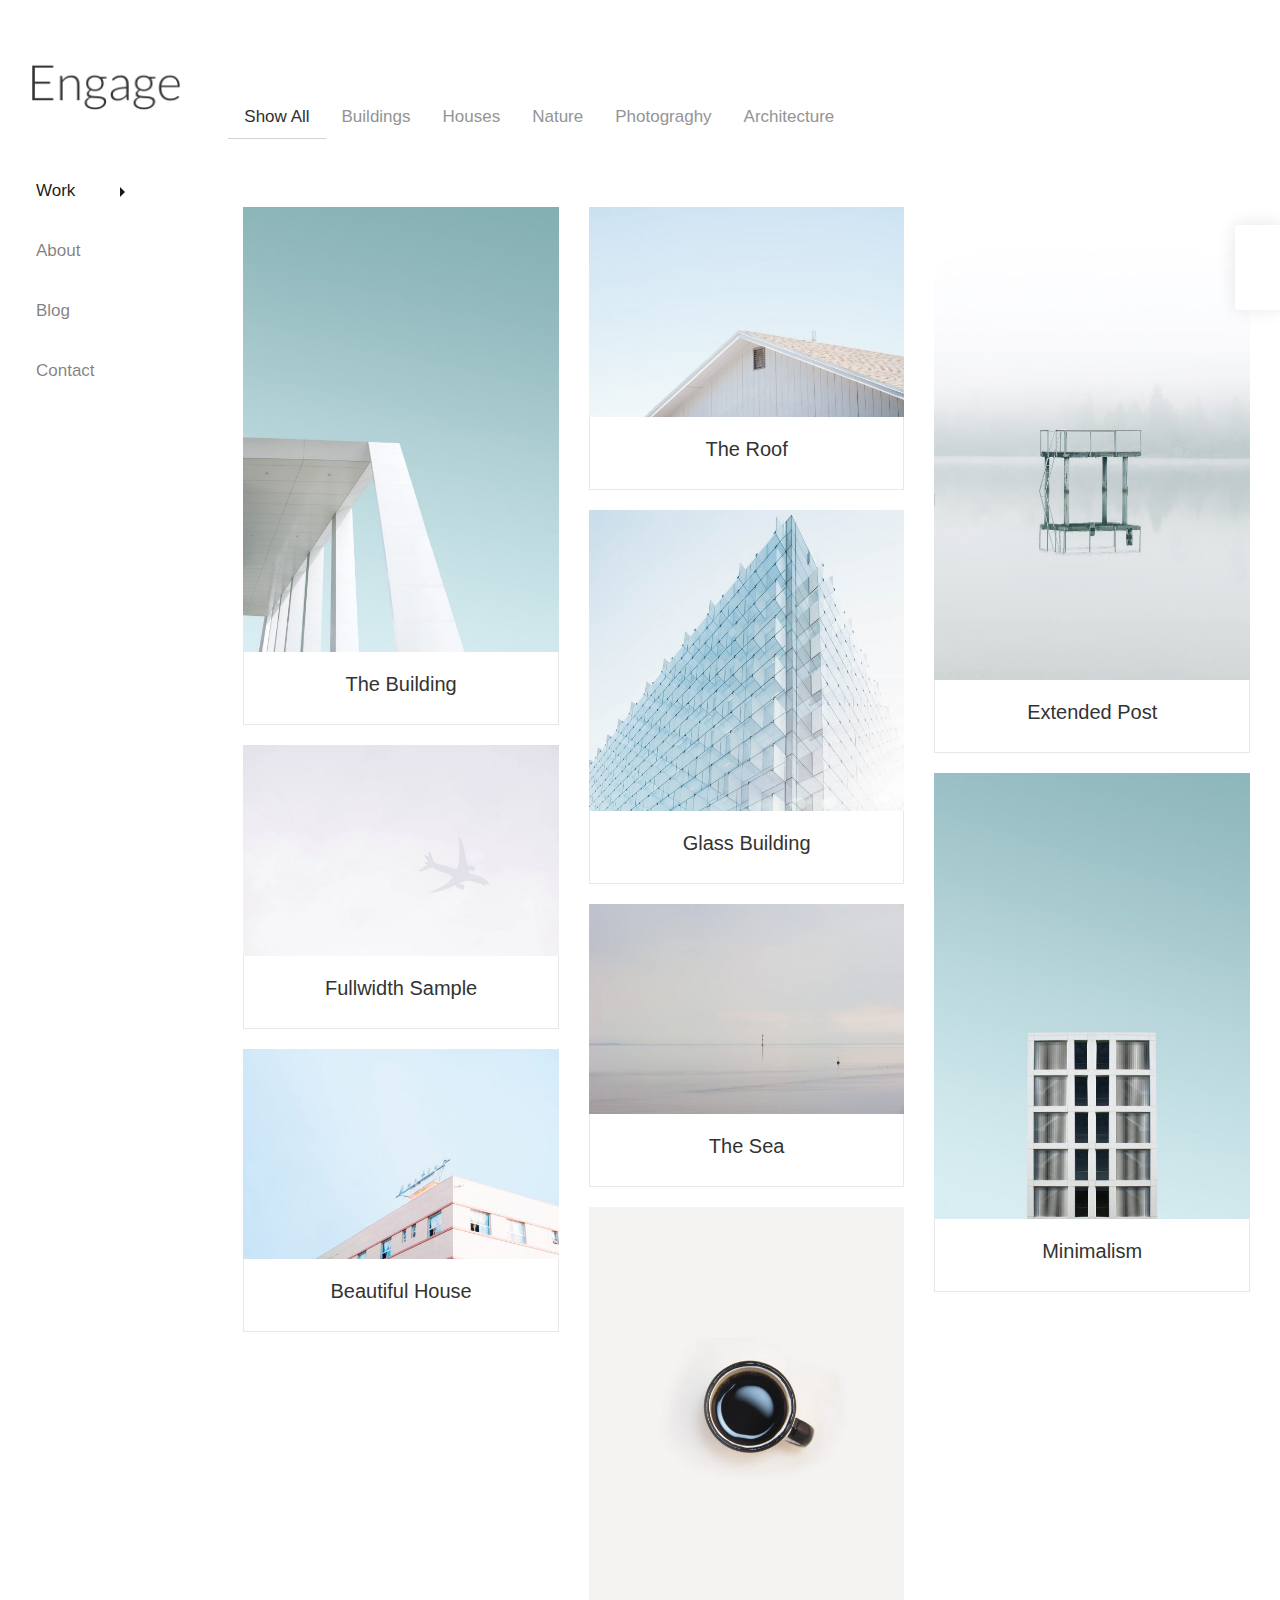
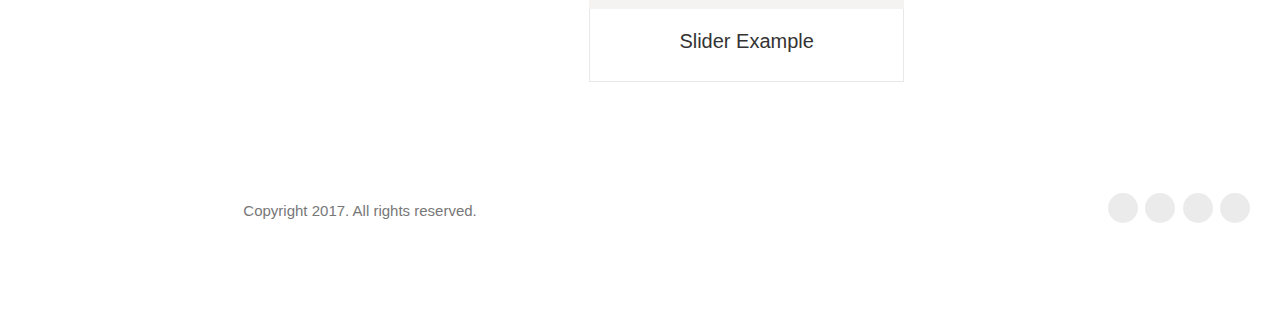
<file: work5.html>
<!DOCTYPE html>
<html lang="en">

<head>
    <meta charset="UTF-8">
    <meta name="viewport" content="width=device-width, initial-scale=1.0">
    <title>work5-Good life</title>
    <link rel="stylesheet" href="css/bootstrap.min.css">
    <link rel="stylesheet" href="https://pro.fontawesome.com/releases/v5.10.0/css/all.css"
        integrity="sha384-AYmEC3Yw5cVb3ZcuHtOA93w35dYTsvhLPVnYs9eStHfGJvOvKxVfELGroGkvsg+p" crossorigin="anonymous" />
    <link rel="icon" href="img/title-icon.png">
    <link rel="stylesheet" href="css/style.css">
</head>

<body>

    <!-- begin code for full work5 page -->
    <section class="about-main pt-5 pb-5">
        <div class="container-fluid">
            <div class="row">
                <div class="col-lg-2 col-md-12">
                    <header>
                        <nav class="navbar navbar-expand-lg navbar-light bg-light">
                            <a class="navbar-brand" href="index.html">
                                <img src="img/logo.png" alt="logo" loading="lazy">
                            </a>
                            <button class="navbar-toggler" type="button" data-toggle="collapse" data-target="#navbarNav"
                                aria-controls="navbarNav" aria-expanded="false" aria-label="Toggle navigation">
                                <span class="navbar-toggler-icon"></span>
                            </button>
                            <div class="collapse navbar-collapse" id="navbarNav">
                                <ul class="navbar-nav nav mt-5">
                                    <li class="nav-item active dropdown">
                                        <a class="nav-link dropdown-toggle" href="index.html" id="navbarDropdownMenuLink" data-toggle="dropdown"
                                            aria-haspopup="true" aria-expanded="false">
                                            Work
                                        </a>
                                        <ul class="dropdown-menu" aria-labelledby="navbarDropdownMenuLink">
                                            <li><a class="item " href="index.html">work1</a></li>
                                            <li><a class="item" href="work2.html">work2</a></li>
                                            <li><a class="item" href="work3.html">work3</a></li>
                                            <li><a class="item" href="work4.html">work4</a></li>
                                            <li><a class="item dropdown-item" href="#">work5</a></li>
                                        </ul>
                                    </li>
                                    <li class="nav-item ">
                                        <a class="nav-link" href="about.html">About</a>
                                    </li>
                                    <li class="nav-item ">
                                        <a class="nav-link" href="blog.html">Blog</a>
                                    </li>
                                    <li class="nav-item">
                                        <a class="nav-link" href="contact.html">Contact</a>
                                    </li>
                                </ul>
                            </div>
                        </nav>
                    </header>
                </div>
                <!-- start code for the left side of work5 page -->
                <div class="col-lg-10 col-md-12">
                    <!-- begin code for left side of work5 page -->
                    <div class="container">
                        <div class="row">
                            <ul class="nav nav-pills  pb-5 pt-5" id="pills-tab" role="tablist">
                                <li class="nav-item" role="presentation">
                                    <a class="nav-link active" id="pills-home-tab" data-toggle="pill" href="#pills-home"
                                        role="tab" aria-controls="pills-home" aria-selected="true">Show All</a>
                                </li>
                                <li class="nav-item" role="presentation">
                                    <a class="nav-link" id="pills-building-tab" data-toggle="pill"
                                        href="#pills-building" role="tab" aria-controls="pills-building"
                                        aria-selected="false">Buildings</a>
                                </li>
                                <li class="nav-item" role="presentation">
                                    <a class="nav-link" id="pills-house-tab" data-toggle="pill" href="#pills-house"
                                        role="tab" aria-controls="pills-house" aria-selected="false">Houses</a>
                                </li>
                                <li class="nav-item" role="presentation">
                                    <a class="nav-link" id="pills-nature-tab" data-toggle="pill" href="#pills-nature"
                                        role="tab" aria-controls="pills-nature" aria-selected="false">Nature</a>
                                </li>
                                <li class="nav-item" role="presentation">
                                    <a class="nav-link" id="pills-photo-tab" data-toggle="pill" href="#pills-photo"
                                        role="tab" aria-controls="pills-photo" aria-selected="false">Photograghy</a>
                                </li>
                                <li class="nav-item" role="presentation">
                                    <a class="nav-link" id="pills-arch-tab" data-toggle="pill" href="#pills-arch"
                                        role="tab" aria-controls="pills-arch" aria-selected="false">Architecture</a>
                                </li>
                            </ul>
                        </div>
                    </div>
                    <div class="container">
                        <div class="tab-content pb-5" id="pills-tabContent">
                            <div class="tab-pane fade show active" id="pills-home" role="tabpanel"
                                aria-labelledby="pills-home-tab">
                                <div class="row">
                                    <div class="col-lg-4 col-md-12">
                                        <div class="row">
                                            <div class="col-xl-12 col-lg-12 col-md-12">
                                                <div class="pic-scalling">
                                                    <a href="#">
                                                        <img src="img/the-building.jpg">
                                                        <div class="overlay-ground"></div>
                                                        <div class="overlay-icons">
                                                            <i class="fal fa-search-plus"></i>
                                                            <i class="fal fa-link"></i>
                                                        </div>
                                                    </a>
                                                    <div class="card-body text-center">
                                                        <h4>
                                                            <a href="#">
                                                                The Building
                                                            </a>
                                                        </h4>
                                                    </div>
                                                </div>
                                            </div>
                                            <div class="col-xl-12 col-lg-12 col-md-12">
                                                <div class="pic-scalling">
                                                    <a href="#">
                                                        <img src="img/plane.jpg">
                                                        <div class="overlay-ground"></div>
                                                        <div class="overlay-icons">
                                                            <i class="fal fa-search-plus"></i>
                                                            <i class="fal fa-link"></i>
                                                        </div>
                                                    </a>

                                                    <div class="card-body text-center">
                                                        <h4>
                                                            <a href="#">
                                                                Fullwidth Sample
                                                            </a>
                                                        </h4>
                                                    </div>
                                                </div>
                                            </div>
                                            <div class="col-xl-12 col-lg-12 col-md-12">
                                                <div class="pic-scalling">
                                                    <a href="#">
                                                        <img src="img/building-for-persons.jpg">
                                                        <div class="overlay-ground"></div>
                                                        <div class="overlay-icons">
                                                            <i class="fal fa-search-plus"></i>
                                                            <i class="fal fa-link"></i>
                                                        </div>
                                                    </a>

                                                    <div class="card-body text-center">
                                                        <h4>
                                                            <a href="#">
                                                                Beautiful House
                                                            </a>
                                                        </h4>
                                                    </div>
                                                </div>
                                            </div>
                                        </div>
                                    </div>
                                    <div class="col-lg-4 col-md-12">
                                        <div class="row">
                                            <div class="col-lg-12 col-md-12">
                                                <div class="pic-scalling">
                                                    <a href="#">
                                                        <img src="img/roaf.jpg">
                                                        <div class="overlay-ground"></div>
                                                        <div class="overlay-icons">
                                                            <i class="fal fa-search-plus"></i>
                                                            <i class="fal fa-link"></i>
                                                        </div>
                                                    </a>

                                                    <div class="card-body text-center">
                                                        <h4>
                                                            <a href="#">
                                                                The Roof
                                                            </a>
                                                        </h4>
                                                    </div>
                                                </div>
                                            </div>
                                            <div class="col-lg-12 col-md-12">
                                                <div class="pic-scalling">
                                                    <a href="#">
                                                        <img src="img/glasses-building.jpg">
                                                        <div class="overlay-ground"></div>
                                                        <div class="overlay-icons">
                                                            <i class="fal fa-search-plus"></i>
                                                            <i class="fal fa-link"></i>
                                                        </div>
                                                    </a>

                                                    <div class="card-body text-center">
                                                        <h4>
                                                            <a href="#">
                                                                Glass Building
                                                            </a>
                                                        </h4>
                                                    </div>
                                                </div>
                                            </div>
                                            <div class="col-lg-12 col-md-12">
                                                <div class="pic-scalling">
                                                    <a href="#">
                                                        <img src="img/sea.jpg">
                                                        <div class="overlay-ground"></div>
                                                        <div class="overlay-icons">
                                                            <i class="fal fa-search-plus"></i>
                                                            <i class="fal fa-link"></i>
                                                        </div>
                                                    </a>

                                                    <div class="card-body text-center">
                                                        <h4>
                                                            <a href="#">
                                                                The Sea
                                                            </a>
                                                        </h4>
                                                    </div>
                                                </div>
                                            </div>
                                            <div class="col-lg-12 col-md-12">
                                                <div class="pic-scalling">
                                                    <a href="#">
                                                        <img src="img/cup-of-coffee.jpg">
                                                        <div class="overlay-ground"></div>
                                                        <div class="overlay-icons">
                                                            <i class="fal fa-search-plus"></i>
                                                            <i class="fal fa-link"></i>
                                                        </div>
                                                    </a>

                                                    <div class="card-body text-center">
                                                        <h4>
                                                            <a href="#">
                                                                Slider Example
                                                            </a>
                                                        </h4>
                                                    </div>
                                                </div>
                                            </div>
                                        </div>
                                    </div>
                                    <div class="col-lg-4 col-md-12">
                                        <div class="row">
                                            <div class="col-lg-12 col-md-12">
                                                <div class="pic-scalling">
                                                    <a href="#">
                                                        <img src="img/bridge.jpg">
                                                        <div class="overlay-ground"></div>
                                                        <div class="overlay-icons">
                                                            <i class="fal fa-search-plus"></i>
                                                            <i class="fal fa-link"></i>
                                                        </div>
                                                    </a>

                                                    <div class="card-body text-center">
                                                        <h4>
                                                            <a href="#">
                                                                Extended Post
                                                            </a>
                                                        </h4>
                                                    </div>
                                                </div>
                                            </div>
                                            <div class="col-lg-12 col-md-12">
                                                <div class="pic-scalling">
                                                    <a href="#">
                                                        <img src="img/building-with-building.jpg">
                                                        <div class="overlay-ground"></div>
                                                        <div class="overlay-icons">
                                                            <i class="fal fa-search-plus"></i>
                                                            <i class="fal fa-link"></i>
                                                        </div>
                                                    </a>

                                                    <div class="card-body text-center">
                                                        <h4>
                                                            <a href="#">
                                                                Minimalism
                                                            </a>
                                                        </h4>
                                                    </div>
                                                </div>
                                            </div>
                                        </div>
                                    </div>
                                </div>
                            </div>

                            <div class="tab-pane fade" id="pills-building" role="tabpanel"
                                aria-labelledby="pills-building-tab">
                                <div class="row">
                                    <div class="col-xl-4 col-lg-4 col-md-12">
                                        <div class="pic-scalling">
                                            <a href="#">
                                                <img src="img/the-building.jpg">
                                                <div class="overlay-ground"></div>
                                                <div class="overlay-icons">
                                                    <i class="fal fa-search-plus"></i>
                                                    <i class="fal fa-link"></i>
                                                </div>
                                            </a>
                                            <div class="card-body text-center">
                                                <h4>
                                                    <a href="#">
                                                        The Building
                                                    </a>
                                                </h4>
                                            </div>
                                        </div>
                                    </div>
                                    <div class="col-xl-4 col-lg-4 col-md-12">
                                        <div class="row">
                                            <div class="col-xl-12 col-lg-12 col-md-12">
                                                <div class="pic-scalling">
                                                    <a href="#">
                                                        <img src="img/roaf.jpg">
                                                        <div class="overlay-ground"></div>
                                                        <div class="overlay-icons">
                                                            <i class="fal fa-search-plus"></i>
                                                            <i class="fal fa-link"></i>
                                                        </div>
                                                    </a>
                                                    <div class="card-body text-center">
                                                        <h4>
                                                            <a href="#">
                                                                The Roaf
                                                            </a>
                                                        </h4>
                                                    </div>
                                                </div>
                                            </div>
                                            <div class="col-xl-12 col-lg-12 col-md-12">
                                                <div class="pic-scalling">
                                                    <a href="#">
                                                        <img src="img/building-with-building.jpg">
                                                        <div class="overlay-ground"></div>
                                                        <div class="overlay-icons">
                                                            <i class="fal fa-search-plus"></i>
                                                            <i class="fal fa-link"></i>
                                                        </div>
                                                    </a>
                                                    <div class="card-body text-center">
                                                        <h4>
                                                            <a href="#">
                                                                Minimalism
                                                            </a>
                                                        </h4>
                                                    </div>
                                                </div>
                                            </div>
                                        </div>
                                    </div>
                                    <div class="col-xl-4 col-lg-4 col-md-12">
                                        <div class="pic-scalling">
                                            <a href="#">
                                                <img src="img/glasses-building.jpg">
                                                <div class="overlay-ground"></div>
                                                <div class="overlay-icons">
                                                    <i class="fal fa-search-plus"></i>
                                                    <i class="fal fa-link"></i>
                                                </div>
                                            </a>
                                            <div class="card-body text-center">
                                                <h4>
                                                    <a href="#">
                                                        Glass Building
                                                    </a>
                                                </h4>
                                            </div>
                                        </div>
                                    </div>
                                </div>
                            </div>

                            <div class="tab-pane fade" id="pills-house" role="tabpanel"
                                aria-labelledby="pills-house-tab">
                                <div class="row">
                                    <div class="col-lg-4 col-md-12">
                                        <div class="pic-scalling">
                                            <a href="#">
                                                <img src="img/cup-of-coffee.jpg">
                                                <div class="overlay-ground"></div>
                                                <div class="overlay-icons">
                                                    <i class="fal fa-search-plus"></i>
                                                    <i class="fal fa-link"></i>
                                                </div>
                                            </a>
                                            <div class="card-body text-center">
                                                <h4>
                                                    <a href="#">
                                                        Slider Example
                                                    </a>
                                                </h4>
                                            </div>
                                        </div>
                                    </div>
                                </div>
                            </div>

                            <div class="tab-pane fade" id="pills-nature" role="tabpanel"
                                aria-labelledby="pills-nature-tab">
                                <div class="row">
                                    <div class="col-xl-4 col-lg-4 col-md-12">
                                        <div class="pic-scalling">
                                            <a href="#">
                                                <img src="img/roaf.jpg">
                                                <div class="overlay-ground"></div>
                                                <div class="overlay-icons">
                                                    <i class="fal fa-search-plus"></i>
                                                    <i class="fal fa-link"></i>
                                                </div>
                                            </a>
                                            <div class="card-body text-center">
                                                <h4>
                                                    <a href="#">
                                                        The Roaf
                                                    </a>
                                                </h4>
                                            </div>
                                        </div>
                                    </div>
                                    <div class="col-xl-4 col-lg-4 col-md-12">
                                        <div class="pic-scalling">
                                            <a href="#">
                                                <img src="img/bridge.jpg">
                                                <div class="overlay-ground"></div>
                                                <div class="overlay-icons">
                                                    <i class="fal fa-search-plus"></i>
                                                    <i class="fal fa-link"></i>
                                                </div>
                                            </a>
                                            <div class="card-body text-center">
                                                <h4>
                                                    <a href="#">
                                                        Extended Post
                                                    </a>
                                                </h4>
                                            </div>
                                        </div>
                                    </div>
                                    <div class="col-xl-4 col-lg-4 col-md-12">
                                        <div class="pic-scalling">
                                            <a href="#">
                                                <img src="img/sea.jpg">
                                                <div class="overlay-ground"></div>
                                                <div class="overlay-icons">
                                                    <i class="fal fa-search-plus"></i>
                                                    <i class="fal fa-link"></i>
                                                </div>
                                            </a>
                                            <div class="card-body text-center">
                                                <h4>
                                                    <a href="#">
                                                        The Sea
                                                    </a>
                                                </h4>
                                            </div>
                                        </div>
                                    </div>
                                </div>
                            </div>

                            <div class="tab-pane fade" id="pills-photo" role="tabpanel"
                                aria-labelledby="pills-photo-tab">
                                <div class="row">
                                    <div class="col-xl-4 col-lg-4 col-md-12">
                                        <div class="pic-scalling">
                                            <a href="#">
                                                <img src="img/bridge.jpg">
                                                <div class="overlay-ground"></div>
                                                <div class="overlay-icons">
                                                    <i class="fal fa-search-plus"></i>
                                                    <i class="fal fa-link"></i>
                                                </div>
                                            </a>
                                            <div class="card-body text-center">
                                                <h4>
                                                    <a href="#">
                                                        Extended Post
                                                    </a>
                                                </h4>
                                            </div>
                                        </div>
                                    </div>
                                    <div class="col-xl-4 col-lg-4 col-md-12">
                                        <div class="col-xl-12 col-lg-12 col-md-12">
                                            <div class="pic-scalling">
                                                <a href="#">
                                                    <img src="img/glasses-building.jpg">
                                                    <div class="overlay-ground"></div>
                                                    <div class="overlay-icons">
                                                        <i class="fal fa-search-plus"></i>
                                                        <i class="fal fa-link"></i>
                                                    </div>
                                                </a>
                                                <div class="card-body text-center">
                                                    <h4>
                                                        <a href="#">
                                                            Glass Building
                                                        </a>
                                                    </h4>
                                                </div>
                                            </div>
                                        </div>
                                        <div class="col-xl-12 col-lg-12 col-md-12">
                                            <div class="pic-scalling">
                                                <a href="#">
                                                    <img src="img/building-for-persons.jpg">
                                                    <div class="overlay-ground"></div>
                                                    <div class="overlay-icons">
                                                        <i class="fal fa-search-plus"></i>
                                                        <i class="fal fa-link"></i>
                                                    </div>
                                                </a>
                                                <div class="card-body text-center">
                                                    <h4>
                                                        <a href="#">
                                                            Beautiful House
                                                        </a>
                                                    </h4>
                                                </div>
                                            </div>
                                        </div>
                                    </div>
                                    <div class="col-xl-4 col-lg-4 col-md-12">
                                        <div class="pic-scalling">
                                            <a href="#">
                                                <img src="img/building-with-building.jpg">
                                                <div class="overlay-ground"></div>
                                                <div class="overlay-icons">
                                                    <i class="fal fa-search-plus"></i>
                                                    <i class="fal fa-link"></i>
                                                </div>
                                            </a>
                                            <div class="card-body text-center">
                                                <h4>
                                                    <a href="#">
                                                        Minimalism
                                                    </a>
                                                </h4>
                                            </div>
                                        </div>
                                    </div>
                                </div>
                            </div>

                            <div class="tab-pane fade" id="pills-arch" role="tabpanel" aria-labelledby="pills-arch-tab">
                                <div class="row">
                                    <div class="col-xl-4 col-lg-4 col-md-12">
                                        <div class="pic-scalling">
                                            <a href="#">
                                                <img src="img/the-building.jpg">
                                                <div class="overlay-ground"></div>
                                                <div class="overlay-icons">
                                                    <i class="fal fa-search-plus"></i>
                                                    <i class="fal fa-link"></i>
                                                </div>
                                            </a>
                                            <div class="card-body text-center">
                                                <h4>
                                                    <a href="#">
                                                        The Building
                                                    </a>
                                                </h4>
                                            </div>
                                        </div>
                                    </div>
                                    <div class="col-xl-4 col-lg-4 col-md-12">
                                        <div class="pic-scalling">
                                            <a href="#">
                                                <img src="img/plane.jpg">
                                                <div class="overlay-ground"></div>
                                                <div class="overlay-icons">
                                                    <i class="fal fa-search-plus"></i>
                                                    <i class="fal fa-link"></i>
                                                </div>
                                            </a>
                                            <div class="card-body text-center">
                                                <h4>
                                                    <a href="#">
                                                        Fullwidth Sample
                                                    </a>
                                                </h4>
                                            </div>
                                        </div>
                                    </div>
                                </div>
                            </div>
                        </div>
                    </div>
                    <!-- end code for left side of work5 page -->

                    <!-- begin code for footer text and icons -->
                    <footer>
                        <div class="footer2 pt-5 pb-3">
                            <div class="container">
                                <div class="row ">
                                    <div class="col-xl-6 col-lg-6 col-md-6">
                                        <div class="data">
                                            <p>Copyright 2017. All rights reserved.</p>
                                        </div>
                                    </div>
                                    <div class="col-xl-6 col-lg-6 col-md-6">
                                        <div class="links">
                                            <a class="face" href="#" target="_blank">
                                                <i class="fab fa-facebook-f"></i>
                                            </a>
                                            <a class="google" href="#" target="_blank">
                                                <i class="fab fa-google"></i>
                                            </a>
                                            <a class="in" href="#" target="_blank">
                                                <i class="fab fa-linkedin-in"></i>
                                            </a>
                                            <a class="twit" href="#" target="_blank">
                                                <i class="fab fa-twitter"></i>
                                            </a>
                                        </div>
                                    </div>
                                </div>
                            </div>
                        </div>
                    </footer>
                    <!-- end code for footer text and icons -->
                </div>
                <!-- end code for the left side of work5 page -->
            </div>
        </div>
    </section>
    <!-- end code for full work5 page -->

    <!-- start code for floater div in the right with two icons -->
    <div class="floater-icon">
        <ul>
            <li>
                <a href="#">
                    <i class="fas fa-cogs"></i>
                </a>
            </li>
            <li>
                <a href="#">
                    <i class="fas fa-shopping-cart"></i>
                </a>
            </li>
        </ul>
    </div>
    <!-- end code for floater div in the right with two icons -->









    <script src="js/jquery-3.5.1.slim.min.js"></script>
    <script src="js/popper.min.js"></script>
    <script src="js/bootstrap.min.js"></script>
</body>

</html>
</file>
<file: css/style.css>
* {
  margin: 0;
  padding: 0;
  box-sizing: border-box;
}
img {
  width: 100%;
}
a {
  text-decoration: none !important;
}
/* start styling for index.html */

.nav-pills .nav-item .active {
  color: #303030 !important;
  border-bottom: 1px solid rgba(117, 111, 111, 0.315);
}
.nav-pills .nav-item .nav-link {
  border-radius: 0;
  font-size: 17px;
  color: #949494;
  background-color: transparent !important;
  transition: all 0.2s;
}
.nav-pills .nav-item .nav-link:hover {
  color: #2d2c2c;
}
.fade .pic-scalling {
  padding-top: 20px;
}
.fade .pic-scalling a {
  position: relative;
  width: 100%;
  overflow: hidden;
  display: block;
}
.fade .pic-scalling a img {
  transition: 0.4s;
}
.fade .pic-scalling .overlay-ground {
  position: absolute;
  top: 0;
  left: 0;
  width: 100%;
  height: 100%;
  background-color: rgba(0, 0, 0, 0.58);
  opacity: 0;
  transition: 0.4s;
}
.fade .pic-scalling .overlay-icons 
{
    position: absolute;
    top: 50%;
    left: 50%;
    transform: translate(-50%, -50%);
    width: 100%;
    text-align: center;
}
.work3 .fade .pic-scalling a 
{
    position: relative;
    width: 100%;
    overflow: hidden;
    display: block;
}
.work3 .fade .pic-scalling .over-txt {
    position: absolute;
    bottom: 0;
    width: 100%;
    height: 100%;
    margin: 0;
}
.fade .overlay-icons i 
{
    font-size: 18px;
    color: #333333;
    width: 45px;
    height: 45px;
    border-radius: 100%;
    background-color: rgba(255, 255, 255, 0.8);
    padding-top: 15px;
    opacity: 0;
    transition: 0.4s;
    margin-left: 8px;
}

.fade .pic-scalling:hover a .overlay-icons i {
  opacity: 0.8;
}
.fade .overlay-icons h4 {
  color: rgba(255, 255, 255, 0.93);
  opacity: 0;
  transition: 0.4s;
}
.fade .pic-scalling:hover a .overlay-icons h4
{
  opacity: 1;
}
.fade .pic-scalling:hover a img 
{
  transform: scale(1.06);
}
.fade .pic-scalling:hover a .overlay-ground 
{
  opacity: 1;
}
.fade .card-body
{
    border: 1px solid rgba(0, 0, 0, 0.09);
    border-top: 0;
}
.fade .card-body a
{
    color: #333;
    font-size: 20px;
}
.work2 .fade .card-body
{
    border: 0;
}
/* start styling for work3 page */
.work3 .fade .overlay-ground
{
    opacity: .3;
}
.work3 .fade .over-txt h4
{
    position: absolute;
    left: 20px;
    bottom: 5px;
    color: rgba(255, 255, 255, 0.96);
    opacity: 1;
}
.work3 .fade .pic-scalling:hover a .overlay-ground 
{
    opacity: 0;
} 
/* end styling for work3 page */

/* start styling for work4 page */
h5
{
    font-size: 17px;
    font-weight: 400;
    line-height: 1.4;
    color: #303030;
    transition: .4s;
}
.work4 .card-body a:hover .card-title
{
    color: #E2785D;
}
.work4 .card-body p
{
    font-weight: 400;
    font-size: 12px;
    line-height: 1.6;
    color: #888;
}
.work4 .pic-scalling
{
  position: relative;
  overflow: hidden;
}
.work4 .pic-scalling .card-body
{
    display: flex;
    justify-content: space-between;
    padding-bottom: 10px ; 
    position: absolute;
    width: 100%;
    bottom: -100px;
    left: 0;
    right: 0; 
    transition: .4s;
    background-color: #fff;
}
.work4 .pic-scalling:hover .card-body
{
  bottom: 0;
}
.work4 .card-body .icon
{
    width: 30px;
}
.work4 .icon i ,.card .icon span
{
    display: block;
    color: #999;
}
.work4 .icon i
{
  padding-top: 10px;
}
.work4 span
{
    font-size: 15px;
}
.work4 .fade .pic-scalling:hover a img 
{
  transform: none;
}




/* end styling for work4 page */

/* end styling for index.html */

.about-main header {
  /* position: fixed;
    bottom: 0;
    left: 0; */
  background-color: #fff !important;
  border-bottom: 1px solid rgba(255, 255, 255, 0.9);
}
.about-main header .bg-light {
  background-color: transparent !important;
}
.about-main .navbar {
  display: flex;
  flex-direction: column;
  align-items: flex-start;
}
.about-main header .navbar-brand img {
  width: 150px;
}
.about-main .navbar-nav {
  flex-direction: column !important;
}
.about-main .navbar-nav .nav-item {
  padding-top: 15px;
}
.dropdown-toggle::after 
{
  vertical-align: middle;
    margin-left: 40px;
    border-top: .3em solid transparent;
    border-right: .3em solid transparent;
    border-bottom: .3em solid transparent;
    border-left: .3em solid;
}
.item
{
  color: rgba(0,0,0,.5);
  padding: .5rem 1.5rem;
  display: block;
  width: 100%;
  transition: .3s;
}
.dropdown-item
{
  color: #222;
  background-color: transparent;
}
.item:hover {
    color: #222 ;
    text-decoration: none;
    background-color: transparent;
}
.navbar-nav .dropdown-menu {
    position: absolute;
    top: -4px;
    left: 87px;
    background-color: transparent;
    border: 0;
}
.about-main .navbar-nav > .nav-item > .nav-link 
{
  padding: 0 0 0 5px !important;
  display: inline-block;
  font-size: 17px;
  height: 45px;
  width: 240px;
  position: relative;
}
.nav-link .fal 
{
  position: absolute;
  right: 40px;
  top: 3px;
  font-size: 14px;
  transition: 0.4s;
}
.nav-link .fa-caret-down 
{
  display: none;
}
.about-main nav button 
{
  margin-top: 7px;
}
.content-word 
{
  height: 275px;
  display: flex;
  align-items: center;
}
h4 
{
  color: #303030;
  font-weight: 400;
}
h3 
{
  color: #303030;
  line-height: 1.4;
}
p {
  font-size: 15px;
  color: #686868;
  line-height: 1.7;
}
.content-box-txt {
  display: flex !important;
  justify-content: center !important;
}
.content-box-txt p {
  padding-top: 15px;
}

.footer2 .data p {
  color: #777;
  font-size: 15px;
  padding-bottom: 15px;
  padding-top: 20px;
}
.footer2 .links {
  text-align: right;
  padding-top: 15px;
  padding-bottom: 15px;
}
.footer2 .links a {
  display: inline-block;
  font-size: 13px;
  text-align: center;
  width: 30px;
  height: 30px;
  border-radius: 100%;
  background-color: rgba(0, 0, 0, 0.08);
  margin-left: 3px;
  transition: all 0.2s;
}
.links a .fab {
  color: #818181;
  padding-top: 9px;
  transition: all 0.2s;
}
.links a:hover .fab {
  color: #fff !important;
}
.links .face:hover {
  background-color: rgb(66, 103, 178);
}
.links .google:hover {
  background: #dd4b39 !important;
}
.links .in:hover {
  background: #007bb5 !important;
}
.links .twit:hover {
  background-color: #00aced;
}
.floater-icon {
  background-color: white;
  text-align: center;
  height: 85px;
  width: 45px;
  position: fixed;
  right: 0;
  top: 25%;
  border: 2px solid transparent;
  border-radius: 4px 0px 0px 4px;
  box-shadow: 0 -1px 17px 1px rgba(0, 0, 0, 0.09);
  z-index: 5;
}
.floater-icon ul li {
  list-style: none;
}
.floater-icon ul li a i {
  color: #7e7e7e;
  margin: 10px;
  font-size: 17px;
  transition: all 0.3s;
}
.floater-icon ul li a:hover i {
  color: #218fe6;
}

/* start styling for blog page */

.card {
  border: none;
}
.card img {
  border-radius: 0;
}
.card .card-body {
  padding-left: 0;
}
.card .card-body .card-title a {
  color: #333333;
  font-size: 20px;
}
.card .card-text,
.card a {
  font-size: 14px;
  color: #686868;
  line-height: 1.7;
}
.card .card-text {
  padding-top: 10px;
}
.card .card-body span {
  font-size: 12px;
  font-weight: 500;
  color: rgb(177, 169, 169);
  margin-top: 20px;
  margin-bottom: 25px;
  transition: 0.3s;
}
.card .card-body span a:hover span {
  color: #222;
}
.card .read {
  transition: 0.3s;
}
.card .read:hover {
  color: #222;
}
.card .read i {
  vertical-align: middle;
  font-weight: 400;
  padding-left: 3px;
  transition: 0.3s;
}
.card .read:hover i {
  margin-left: 10px;
  color: #222;
}
/* end styling for blog page */

/* start styling for contact page */

form input,
textarea {
  border: 1px solid #e6e6e6;
}
form input[type="text"],
input[type="email"],
textarea {
  background-color: transparent;
  width: 100%;
  color: #55595c;
  padding: 12px 12px;
  margin-bottom: 15px;
}
form input[type="submit"] {
  margin-top: 8px;
  padding: 10px 23px;
  font-size: 15px;
  font-weight: 700;
  color: #fff;
  background-color: #333;
  border-color: #333;
  border-radius: 4px;
  transition: 0.3s;
}
form input[type="submit"]:hover {
  opacity: 0.9;
}
.contact-txt p {
  font-size: 14px;
  line-height: 1.6;
}
.contact-list {
  margin-left: 12px;
  padding-top: 15px;
}
.contact-list li {
  font-size: 15px;
  color: #686868;
}
.contact-list li span {
  color: #222;
}

/* end styling for contact page */

@media (max-width: 992px) {
  .about-main {
    padding-top: 0 !important;
  }
  /* .about-main header
    {
        position: absolute;
        top: 0;
        left: 0;
        right: 0;
        padding-left: 15px ;
    } */
  .about-main .navbar {
    flex-direction: row;
    padding: 8px 8px !important;
  }
  .about-main .navbar-nav {
    margin-top: 25px !important;
  }
  .about-main .navbar-nav .nav-item .nav-link {
    padding: 20px 20px !important;
  }
  .nav-link .fal {
    top: 25px;
  }
  .content-word {
    height: 200px;
  }
  h4 {
    padding-top: 15px;
    font-size: 28px;
  }
  .footer2 {
    text-align: center;
  }
  .footer2 .links {
    text-align: center;
  }
  .card {
    padding-top: 20px;
  }
  .card .card-body {
    padding-left: 10px;
  }
  input,
  textarea {
    outline: 0;
  }
  input:focus,
  textarea:focus {
    border: 2px solid #222 !important;
  }
  .navbar-nav
  {
    padding-bottom: 30px;
  }
  .navbar-nav .dropdown-menu 
  {
    top: 15px;
    left: 130px;
}
}
@media (max-width: 415px) {
  .content-word {
    height: 150px;
  }
  .content-box-txt {
    padding-top: 30px;
  }
  h3 {
    font-size: 22px;
  }
  .card-body .card-title a {
    font-size: 18px !important;
  }
  .contact-txt {
    padding-top: 25px;
  }
}
</file>
